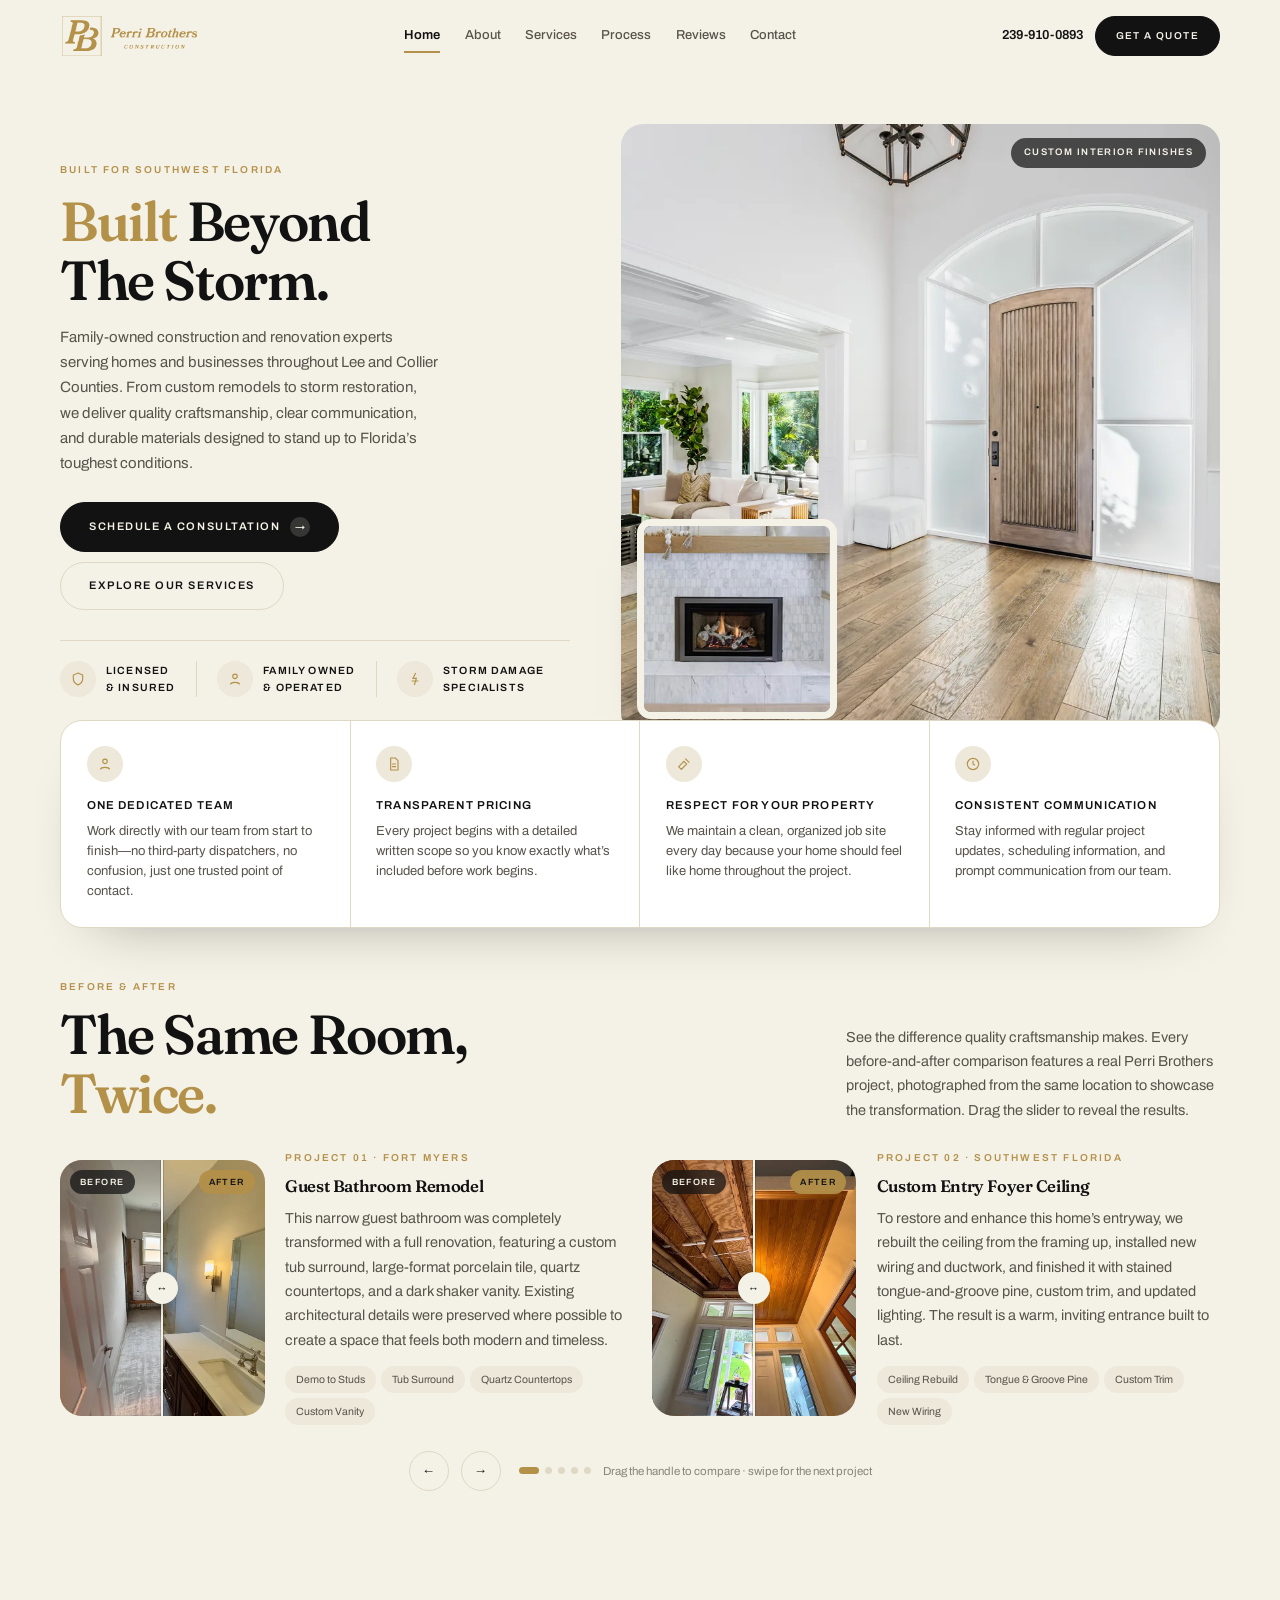
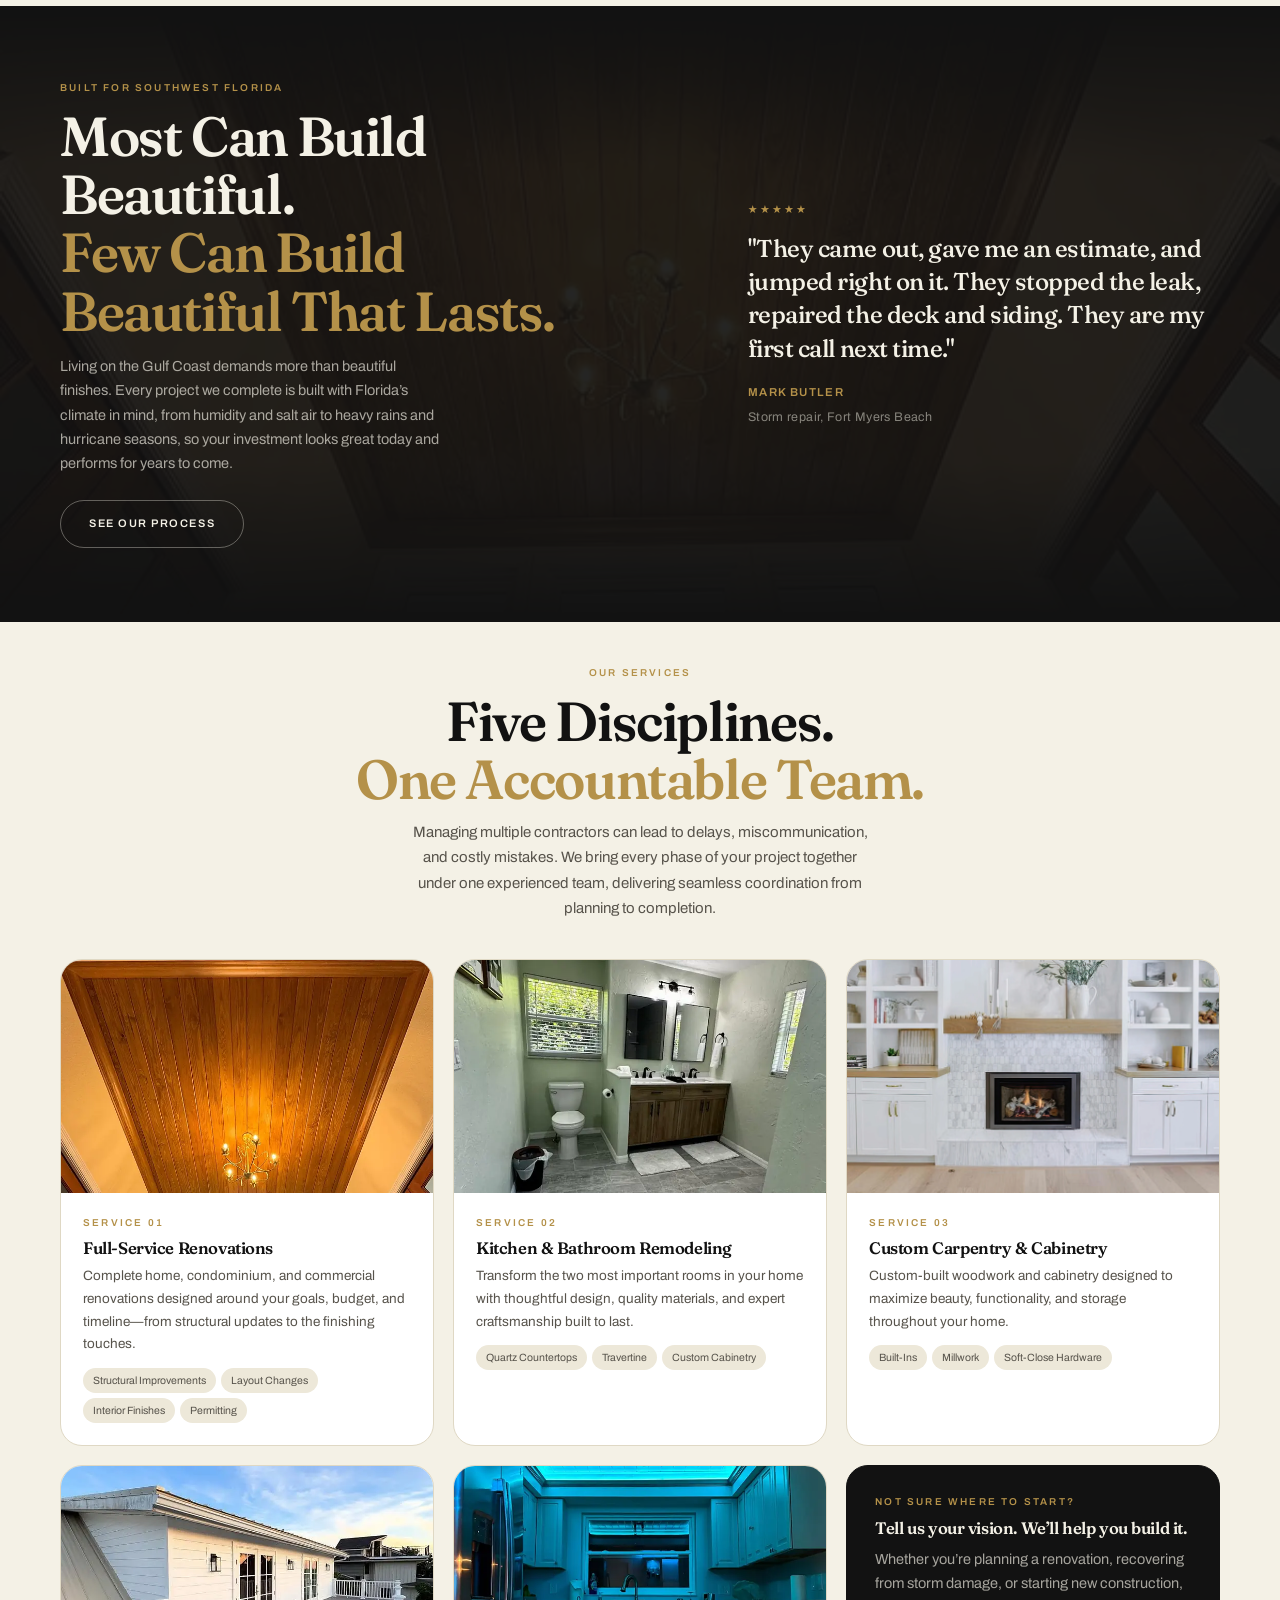
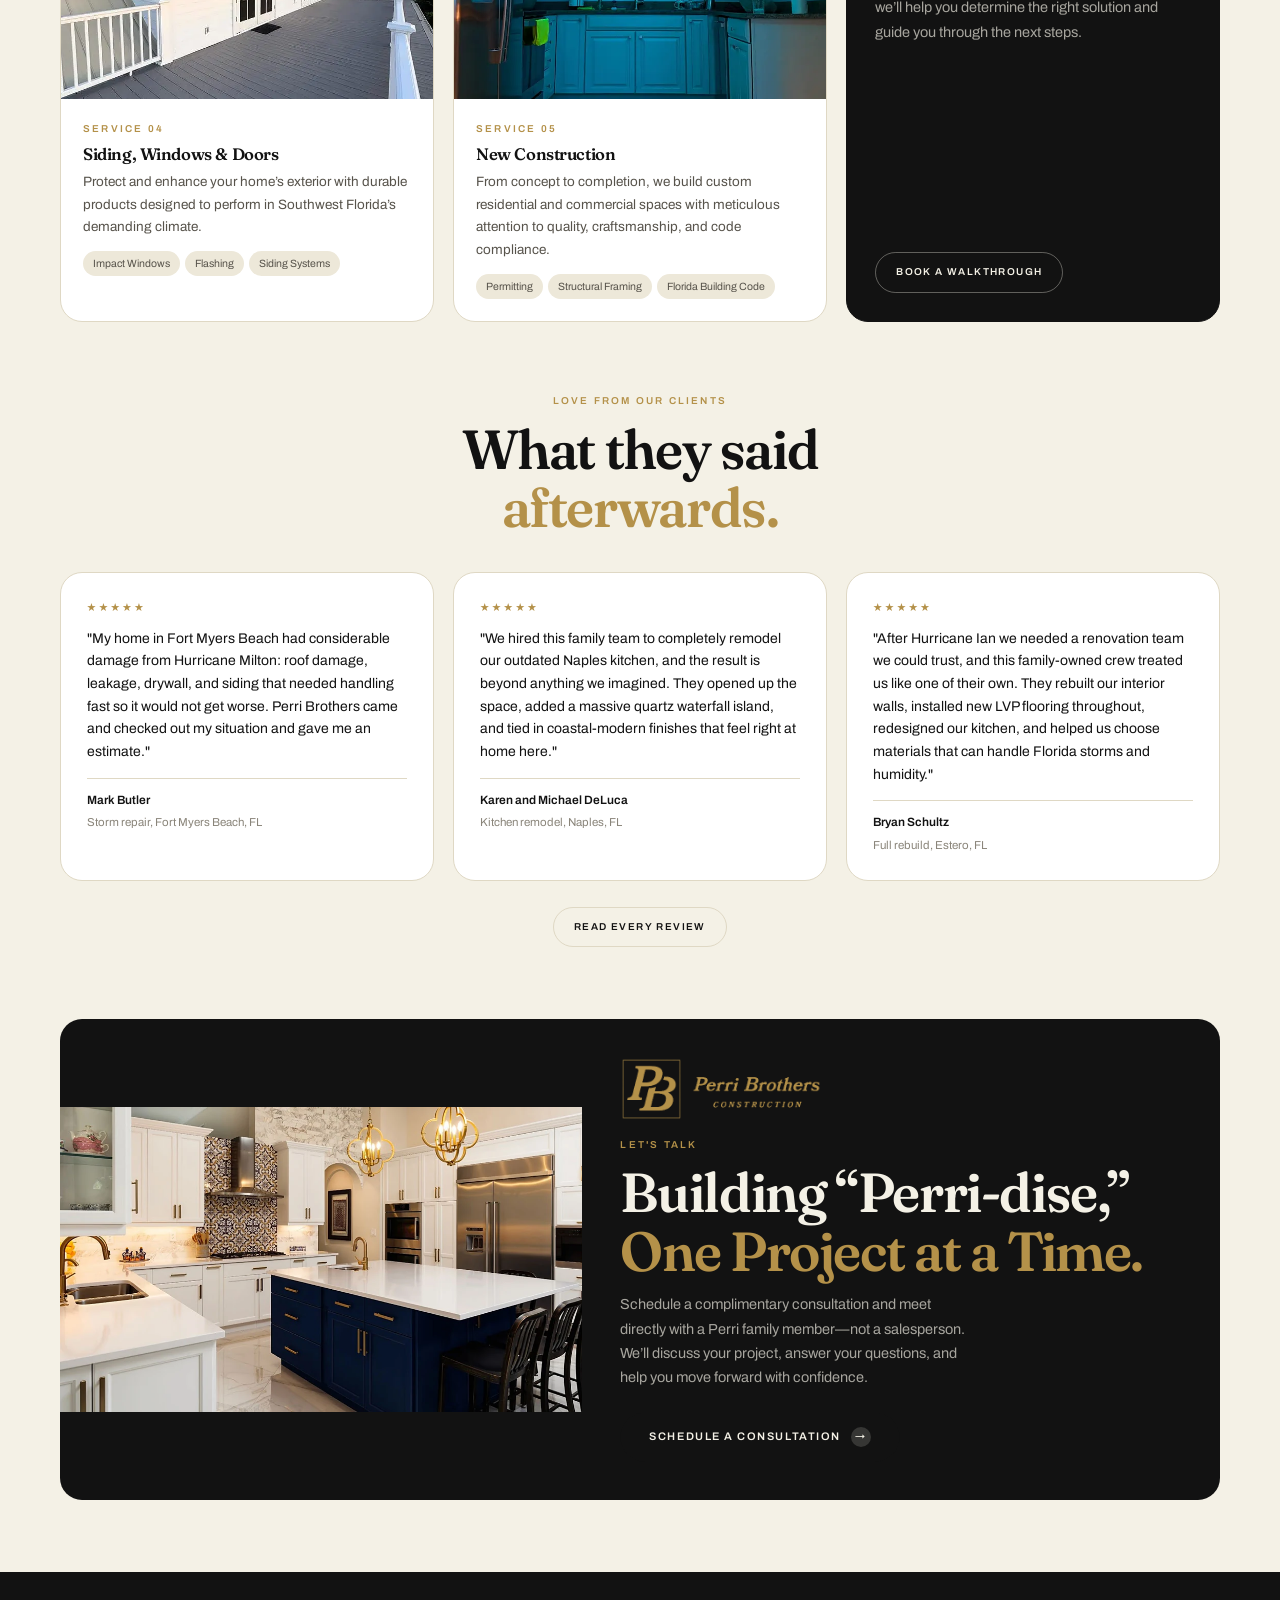
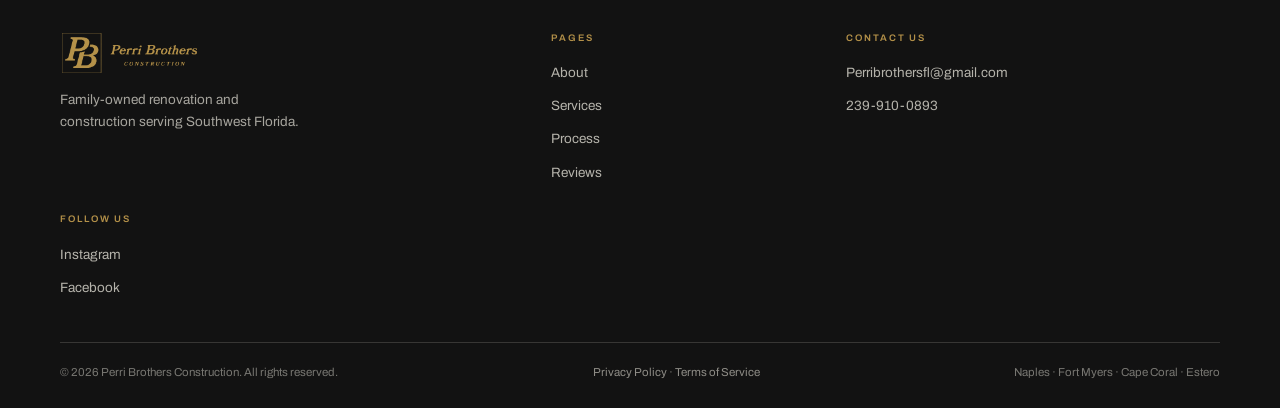
<file: index.html>
<!DOCTYPE html>
<html lang="en">
<head>
<meta charset="utf-8">
<meta name="viewport" content="width=device-width, initial-scale=1">
<title>Perri Brothers Construction | Southwest Florida</title>
<meta name="description" content="Family-owned renovation and construction for homes and businesses across Southwest Florida.">
<link rel="icon" type="image/png" href="images/logo-monogram.png">
<link rel="apple-touch-icon" href="images/logo-monogram.png">
<link rel="stylesheet" href="css/styles.css">
<link rel="canonical" href="https://perribrothers.com/">
<meta name="theme-color" content="#121212">
<meta name="robots" content="index,follow">
<meta property="og:type" content="website">
<meta property="og:site_name" content="Perri Brothers Construction">
<meta property="og:title" content="Perri Brothers Construction | Southwest Florida">
<meta property="og:description" content="Family-owned renovation and construction for homes and businesses across Lee and Collier counties.">
<meta property="og:url" content="https://perribrothers.com/">
<meta property="og:image" content="https://perribrothers.com/images/hero-interior-entry.webp">
<meta name="twitter:card" content="summary_large_image">
<link rel="preload" as="image" href="images/hero-interior-entry.webp">
<script type="application/ld+json">
{
  "@context": "https://schema.org",
  "@type": "GeneralContractor",
  "name": "Perri Brothers Construction",
  "url": "https://perribrothers.com/",
  "image": "https://perribrothers.com/images/hero-interior-entry.webp",
  "email": "Perribrothersfl@gmail.com",
  "telephone": "+1-239-910-0893",
  "description": "Family-owned renovation and construction for homes and businesses across Southwest Florida.",
  "areaServed": ["Fort Myers","Fort Myers Beach","Cape Coral","Estero","Sanibel","Lehigh Acres","Naples","Bonita Springs"],
  "address": {"@type":"PostalAddress","addressRegion":"FL","addressCountry":"US"},
  "sameAs": ["https://www.instagram.com/perri_brothers/","https://www.facebook.com/profile.php?id=61581746925898"]
}
</script>
<link rel="preconnect" href="https://fonts.googleapis.com">
<link rel="preconnect" href="https://fonts.gstatic.com" crossorigin>
<link href="https://fonts.googleapis.com/css2?family=Archivo:wght@400;500;600;700&family=Fraunces:opsz,wght,SOFT,WONK@9..144,400..700,0..100,0..1&display=swap" rel="stylesheet">
</head>
<body>

<svg style="display:none">
  <symbol id="i-shield" viewBox="0 0 24 24" fill="none" stroke="currentColor" stroke-width="1.7"><path d="M12 3l7 3v6c0 4-3 7-7 9-4-2-7-5-7-9V6z"/></symbol>
  <symbol id="i-home" viewBox="0 0 24 24" fill="none" stroke="currentColor" stroke-width="1.7"><path d="M4 11l8-6 8 6M6 10v9h12v-9"/></symbol>
  <symbol id="i-storm" viewBox="0 0 24 24" fill="none" stroke="currentColor" stroke-width="1.7"><path d="M7 15h10M13 3l-4 8h5l-3 10"/></symbol>
  <symbol id="i-user" viewBox="0 0 24 24" fill="none" stroke="currentColor" stroke-width="1.7"><circle cx="12" cy="8" r="3.4"/><path d="M5 20c1.5-4 12.5-4 14 0"/></symbol>
  <symbol id="i-doc" viewBox="0 0 24 24" fill="none" stroke="currentColor" stroke-width="1.7"><path d="M7 3h7l4 4v14H7z"/><path d="M9 12h6M9 16h6"/></symbol>
  <symbol id="i-broom" viewBox="0 0 24 24" fill="none" stroke="currentColor" stroke-width="1.7"><path d="M14 4l6 6M8 20l-4-4 8-8 4 4z"/></symbol>
  <symbol id="i-clock" viewBox="0 0 24 24" fill="none" stroke="currentColor" stroke-width="1.7"><circle cx="12" cy="12" r="8.5"/><path d="M12 7v5l3 2"/></symbol>
  <symbol id="i-pin" viewBox="0 0 24 24" fill="none" stroke="currentColor" stroke-width="1.7"><path d="M12 21s7-6 7-11a7 7 0 10-14 0c0 5 7 11 7 11z"/><circle cx="12" cy="10" r="2.4"/></symbol>
  <symbol id="i-mail" viewBox="0 0 24 24" fill="none" stroke="currentColor" stroke-width="1.7"><rect x="3" y="5" width="18" height="14" rx="2"/><path d="M3.5 7l8.5 6 8.5-6"/></symbol>
  <symbol id="i-phone" viewBox="0 0 24 24" fill="none" stroke="currentColor" stroke-width="1.7"><path d="M6 3h3l2 5-2.5 1.5a12 12 0 006 6L16 13l5 2v3a2 2 0 01-2.2 2A17 17 0 014 5.2 2 2 0 016 3z"/></symbol>
  <symbol id="i-ig" viewBox="0 0 24 24" fill="none" stroke="currentColor" stroke-width="1.7"><rect x="3.5" y="3.5" width="17" height="17" rx="5"/><circle cx="12" cy="12" r="3.6"/><circle cx="17" cy="7" r="1"/></symbol>
  <symbol id="i-star" viewBox="0 0 24 24" fill="none" stroke="currentColor" stroke-width="1.7"><path d="M12 4l2.4 5 5.6.7-4 3.9 1 5.4-5-2.7-5 2.7 1-5.4-4-3.9 5.6-.7z"/></symbol>
</svg>

<header class="nav" id="nav"><div class="nav__in">
  <a href="#/home" data-go="home" aria-label="Perri Brothers Construction, home"><img class="brand" id="navLogo" alt="Perri Brothers Construction"></a>
  <nav class="nav__l" id="links">
    <a href="#/home" data-go="home">Home</a>
    <a href="#/about" data-go="about">About</a>
    <a href="#/services" data-go="services">Services</a>
    <a href="#/process" data-go="process">Process</a>
    <a href="#/reviews" data-go="reviews">Reviews</a>
    <a href="#/contact" data-go="contact">Contact</a>
  </nav>
  <div class="nav__r">
    <a class="nav__t" href="tel:+12399100893">239-910-0893</a>
    <a class="b b--s" href="#/contact" data-go="contact">Get a quote</a>
    <button class="bg" id="bg" aria-label="Menu"><i></i><i></i><i></i></button>
  </div>
</div></header>

<main>

<!-- ================= HOME ================= -->
<section class="page on" id="p-home">

  <div class="hero wrap">
    <div class="hero__g">
      <div data-r>
        <span class="lbl">Built for Southwest Florida</span>
        <h1 class="s1"><span class="gold">Built</span> Beyond<br>The Storm.</h1>
        <p class="p p--lg">Family-owned construction and renovation experts serving homes and businesses throughout Lee and Collier Counties. From custom remodels to storm restoration, we deliver quality craftsmanship, clear communication, and durable materials designed to stand up to Florida&rsquo;s toughest conditions.</p>
        <div class="hero__acts">
          <a class="b" href="#/contact" data-go="contact">Schedule a Consultation <span class="ar">&rarr;</span></a>
          <a class="b b--o" href="#/services" data-go="services">Explore Our Services</a>
        </div>
        <div class="trio">
          <div><span class="ico"><svg><use href="#i-shield"/></svg></span><b>Licensed<br>&amp; Insured</b></div>
          <div><span class="ico"><svg><use href="#i-user"/></svg></span><b>Family Owned<br>&amp; Operated</b></div>
          <div><span class="ico"><svg><use href="#i-storm"/></svg></span><b>Storm Damage<br>Specialists</b></div>
        </div>
      </div>
      <div class="hero__m" data-r style="--d:100ms">
        <figure class="hero__main">
          <img data-img="hero_a" alt="Bright open entry with an arched glass surround, coffered ceiling and wide-plank oak floors">
          <figcaption>Custom interior finishes</figcaption>
        </figure>
        <figure class="hero__inset">
          <img data-img="hero_b" alt="Marble fireplace surround and custom built-in shelving">
        </figure>
      </div>
    </div>
  </div>

  <div class="wrap barlift" style="padding-bottom:clamp(30px,4vw,52px)">
    <div class="bar" data-r>
      <div><span class="ico"><svg><use href="#i-user"/></svg></span><b>One Dedicated Team</b><p>Work directly with our team from start to finish&mdash;no third-party dispatchers, no confusion, just one trusted point of contact.</p></div>
      <div><span class="ico"><svg><use href="#i-doc"/></svg></span><b>Transparent Pricing</b><p>Every project begins with a detailed written scope so you know exactly what&rsquo;s included before work begins.</p></div>
      <div><span class="ico"><svg><use href="#i-broom"/></svg></span><b>Respect for Your Property</b><p>We maintain a clean, organized job site every day because your home should feel like home throughout the project.</p></div>
      <div><span class="ico"><svg><use href="#i-clock"/></svg></span><b>Consistent Communication</b><p>Stay informed with regular project updates, scheduling information, and prompt communication from our team.</p></div>
    </div>
  </div>

  <div class="wrap sec" style="padding-top:0">
    <div class="grid" style="margin-bottom:clamp(18px,2.2vw,30px)">
      <div class="sp6" data-r>
        <span class="lbl">Before &amp; After</span>
        <h2 class="s1" style="margin-top:10px">The Same Room, <span class="gold">Twice.</span></h2>
      </div>
      <div class="sp4 st9" style="align-self:end" data-r>
        <p class="p">See the difference quality craftsmanship makes. Every before-and-after comparison features a real Perri Brothers project, photographed from the same location to showcase the transformation. Drag the slider to reveal the results.</p>
      </div>
    </div>
    <div class="ba" data-r>
      <div class="ba__track" id="baTrack"></div>
      <div class="ba__nav">
        <button class="ba__b" id="baPrev" aria-label="Previous project">&larr;</button>
        <button class="ba__b" id="baNext" aria-label="Next project">&rarr;</button>
        <span class="ba__dots" id="baDots"></span>
        <span class="ba__hint">Drag the handle to compare &middot; swipe for the next project</span>
      </div>
    </div>
  </div>

  <div class="coast">
    <div class="wrap"><div class="grid" style="align-items:center">
      <div class="sp6" data-r>
        <span class="lbl">Built for Southwest Florida</span>
        <h2 class="s1" style="margin-top:10px;color:var(--cream)">Most Can Build Beautiful. <span class="gold nl">Few Can Build Beautiful That Lasts.</span></h2>
        <p class="p" style="margin-top:14px;color:rgba(244,241,230,.66);max-width:48ch">Living on the Gulf Coast demands more than beautiful finishes. Every project we complete is built with Florida&rsquo;s climate in mind, from humidity and salt air to heavy rains and hurricane seasons, so your investment looks great today and performs for years to come.</p>
        <a class="b b--od" style="margin-top:24px" href="#/process" data-go="process">See Our Process</a>
      </div>
      <div class="sp5 st8" data-r style="--d:80ms">
        <div style="color:var(--gold);font-size:11px;letter-spacing:.2em;margin-bottom:14px">★★★★★</div>
        <blockquote style="font-family:var(--serif);font-variation-settings:'SOFT' 28,'WONK' 1;font-weight:500;font-size:clamp(18px,1.9vw,26px);line-height:1.36;letter-spacing:-.02em;color:var(--cream)">"They came out, gave me an estimate, and jumped right on it. They stopped the leak, repaired the deck and siding. They are my first call next time."</blockquote>
        <div style="margin-top:18px;font-size:11.5px;font-weight:600;letter-spacing:.12em;text-transform:uppercase;color:var(--gold)">Mark Butler<span style="display:block;font-weight:400;letter-spacing:.03em;text-transform:none;color:rgba(244,241,230,.5);margin-top:6px;font-size:12.5px">Storm repair, Fort Myers Beach</span></div>
      </div>
    </div></div>
  </div>

  <div class="wrap sec" style="padding-top:0">
    <div class="center" style="max-width:640px;margin:0 auto clamp(26px,3vw,40px)" data-r>
      <span class="lbl">Our services</span>
      <h2 class="s1" style="margin-top:10px">Five Disciplines. <span class="gold nl">One Accountable Team.</span></h2>
      <p class="p p--lg" style="margin-top:12px;max-width:52ch">Managing multiple contractors can lead to delays, miscommunication, and costly mistakes. We bring every phase of your project together under one experienced team, delivering seamless coordination from planning to completion.</p>
    </div>
    <div class="grid swipe" id="svcCards"></div>
  </div>

  <div class="wrap sec" style="padding-top:0">
    <div class="center" style="max-width:600px;margin:0 auto clamp(24px,3vw,36px)" data-r>
      <span class="lbl">Love from our clients</span>
      <h2 class="s1" style="margin-top:10px">What they said <span class="gold">afterwards.</span></h2>
    </div>
    <div class="grid swipe" id="tstCards"></div>
    <div class="center" style="margin-top:26px" data-r><a class="b b--o b--s" href="#/reviews" data-go="reviews">Read every review</a></div>
  </div>

  <div class="wrap"><div class="ban" data-r>
    <div class="ban__i"><img data-img="kitchen" alt="Completed kitchen renovation"></div>
    <div class="ban__b">
      <img class="brand brand--lg" id="banLogo" style="margin-bottom:16px" alt="">
      <span class="lbl">Let's talk</span>
      <h2 class="s1" style="margin-top:10px;color:var(--cream)">Building &ldquo;Perri-dise,&rdquo; <span class="gold nl">One Project at a Time.</span></h2>
      <p class="p">Schedule a complimentary consultation and meet directly with a Perri family member&mdash;not a salesperson. We&rsquo;ll discuss your project, answer your questions, and help you move forward with confidence.</p>
      <a class="b" style="margin-top:22px" href="#/contact" data-go="contact">Schedule a Consultation <span class="ar">&rarr;</span></a>
    </div>
  </div></div>
</section>

<!-- ================= ABOUT ================= -->
<section class="page" id="p-about">
  <div class="ph"><div class="wrap"><div class="grid">
    <div class="sp7" data-r><span class="ph__n">02 / About</span><h1 class="s1">Two Brothers. One Team. <span class="gold nl">Our Name Is on Every Project.</span></h1></div>
    <div class="sp4 st9" style="align-self:end" data-r><p class="p">We&rsquo;re not a franchise, and we don&rsquo;t hand projects off to someone you&rsquo;ve never met. The people who meet with you are the same people who oversee your project from start to finish.</p></div>
  </div></div></div>

  <div class="wrap sec"><div class="grid" style="align-items:center">
    <div class="sp6" data-r><div style="border-radius:var(--rr);overflow:hidden"><img data-img="team" alt="The Perri brothers, owners of Perri Brothers Construction" style="width:100%;aspect-ratio:3/2;object-fit:cover;object-position:center 16%"></div></div>
    <div class="sp5 st8" data-r style="--d:80ms">
      <span class="lbl">The owners</span>
      <h2 class="s2" style="margin-top:10px">You will meet us on day one, <span class="gold nl">and every day after.</span></h2>
      <p class="p" style="margin-top:14px">Most homeowners meet with a salesperson, sign a contract, and rarely see that person again. We built Perri Brothers differently. When you meet with us, you&rsquo;re meeting the people who will oversee your project from the initial walkthrough to the final punch list.</p>
      <p class="p" style="margin-top:11px">Because we&rsquo;re personally involved in every job, we intentionally limit the number of projects we take on at one time. That allows us to stay accessible, maintain quality, and give every client the attention they deserve.</p>
    </div>
  </div></div>

  <div class="wrap sec" style="padding-top:0">
    <div class="center" style="max-width:600px;margin:0 auto clamp(24px,3vw,36px)" data-r>
      <span class="lbl">The Perri Difference</span>
      <h2 class="s1" style="margin-top:10px">What the Perri Family <span class="gold nl">Stands For.</span></h2>
      <p class="p" style="margin-top:12px">Every project we take on is guided by the same principles: honest communication, uncompromising craftsmanship, and treating every home with the care we&rsquo;d expect for our own.</p>
    </div>
    <div class="grid swipe" id="valGrid">
      <div class="sp6" data-r><div class="step"><div class="n">I</div><h4>Integrity</h4><p>We believe honesty is the foundation of every successful project. If a simple repair is the right solution, we&rsquo;ll tell you. If a larger renovation makes more sense, we&rsquo;ll explain why. Our recommendations are always based on what&rsquo;s best for you&mdash;not what&rsquo;s most profitable for us.</p></div></div>
      <div class="sp6" data-r style="--d:70ms"><div class="step"><div class="n">II</div><h4>Quality</h4><p>Quality isn&rsquo;t something we inspect at the end of a project&mdash;it&rsquo;s built into every step. From material selection to craftsmanship, we focus on doing the job right the first time, without cutting corners.</p></div></div>
      <div class="sp6" data-r style="--d:140ms"><div class="step"><div class="n">III</div><h4>Communication</h4><p>Construction projects come with questions, decisions, and sometimes unexpected challenges. We keep you informed every step of the way with clear communication, honest updates, and straightforward answers&mdash;so you&rsquo;re never left wondering what&rsquo;s next.</p></div></div>
      <div class="sp6" data-r style="--d:210ms"><div class="step"><div class="n">IV</div><h4>Accountability</h4><p>We take responsibility for every project because our name is on every one. You&rsquo;ll always know who&rsquo;s leading your project and who to call when you have questions.</p></div></div>
    </div>
  </div>

  <div class="wrap sec" style="padding-top:0"><div class="grid" style="align-items:center">
    <div class="sp6" data-r>
      <span class="lbl">Service area</span>
      <h2 class="s2" style="margin-top:10px">We keep the radius <span class="gold">tight on purpose.</span></h2>
      <p class="p" style="margin-top:12px">We intentionally serve a focused area so an owner can respond quickly, stay involved, and personally oversee every project.</p>
      <div class="areas">
        <div class="area">
          <b>Lee County</b>
          <p>Serving homeowners and businesses throughout:</p>
          <ul>
            <li>Fort Myers</li><li>Fort Myers Beach</li><li>Cape Coral</li>
            <li>Estero</li><li>Sanibel</li><li>Lehigh Acres</li>
          </ul>
        </div>
        <div class="area">
          <b>Collier County</b>
          <p>Serving:</p>
          <ul><li>Naples</li><li>Bonita Springs</li></ul>
        </div>
      </div>
    </div>
    <div class="sp5 st8" data-r style="--d:80ms">
      <div style="border-radius:var(--rr);overflow:hidden"><img data-img="b_van" alt="Finished vanity detail" style="width:100%;aspect-ratio:4/3;object-fit:cover"></div>
      <p class="p" style="margin-top:14px">Don&rsquo;t see your city listed? Give us a call. If we&rsquo;re not the right fit for your project, we&rsquo;ll gladly point you in the right direction.</p>
    </div>
  </div></div>
</section>

<!-- ================= SERVICES ================= -->
<section class="page" id="p-services">
  <div class="ph"><div class="wrap"><div class="grid">
    <div class="sp7" data-r><span class="ph__n">03 / Services</span><h1 class="s1">What is <span class="gold">actually included.</span></h1></div>
    <div class="sp4 st9" style="align-self:end" data-r><p class="p">Every contractor lists the same five. Here is the scope behind ours.</p></div>
  </div></div></div>
  <div class="wrap sec">
    <div class="grid" style="margin-bottom:clamp(22px,2.6vw,36px)">
      <div class="sp7" data-r>
        <span class="lbl">Our services</span>
        <h2 class="s1" style="margin-top:10px">Five Disciplines. <span class="gold nl">One Team.</span></h2>
      </div>
      <div class="sp4 st9" style="align-self:end" data-r>
        <p class="p">Open a service below to explore what&rsquo;s included, what we recommend, and how we approach each project.</p>
        <a class="b" style="margin-top:18px" href="#/contact" data-go="contact">Get a quote <span class="ar">&rarr;</span></a>
      </div>
    </div>
    <div id="svcFull" data-r></div>
  </div>

  <div class="wrap"><div class="ban" data-r>
    <div class="ban__i"><img data-img="l_shelf" alt="Custom millwork detail"></div>
    <div class="ban__b">
      <span class="lbl">Still deciding?</span>
      <h2 class="s1" style="margin-top:10px;color:var(--cream)">Tell Us the Goal. <span class="gold nl">We&rsquo;ll Build the Plan.</span></h2>
      <p class="p">You don&rsquo;t need to know exactly what service you need. Tell us what you&rsquo;re trying to accomplish, and we&rsquo;ll recommend the right solution after seeing the space.</p>
      <a class="b" style="margin-top:22px" href="#/contact" data-go="contact">Schedule a Consultation <span class="ar">&rarr;</span></a>
    </div>
  </div></div>
</section>

<!-- ================= PROCESS ================= -->
<section class="page" id="p-process">
  <div class="ph"><div class="wrap"><div class="grid">
    <div class="sp7" data-r><span class="ph__n">04 / Process</span><h1 class="s1">Five stages. <span class="gold nl">No mystery months.</span></h1></div>
    <div class="sp4 st9" style="align-self:end" data-r><p class="p">The hardest part of most renovations isn&rsquo;t the construction, it&rsquo;s not knowing what comes next. That&rsquo;s why we guide you through every stage from start to finish.</p></div>
  </div></div></div>

  <div class="wrap sec">
    <ol class="tl">
      <li class="tl__i" data-r style="--d:0ms"><span class="tl__n">01</span><h4>Consultation</h4><p>We visit your home, learn about your goals, answer questions, and discuss realistic options before any plans are drawn.</p><span class="tl__o">You leave with a realistic budget range.</span></li>
      <li class="tl__i" data-r style="--d:60ms"><span class="tl__n">02</span><h4>Design &amp; Selections</h4><p>Choose layouts, finishes, fixtures, and materials together with our team using real samples&mdash;not just catalog photos.</p><span class="tl__o">You leave with a finalized scope and transparent pricing.</span></li>
      <li class="tl__i" data-r style="--d:120ms"><span class="tl__n">03</span><h4>Permitting</h4><p>We coordinate the permitting process with local municipalities and keep you informed throughout. While approval timelines vary, we&rsquo;ll communicate every update as it happens.</p><span class="tl__o">You leave with approved permits and a scheduled start date.</span></li>
      <li class="tl__i" data-r style="--d:180ms"><span class="tl__n">04</span><h4>Build</h4><p>Our team manages every phase of construction with careful coordination, daily job site cleanup, and consistent communication from an owner throughout the project.</p><span class="tl__o">You leave with regular updates and no unexpected change orders.</span></li>
      <li class="tl__i" data-r style="--d:240ms"><span class="tl__n">05</span><h4>Final Walkthrough</h4><p>We&rsquo;ll walk through the completed project together, address any final details, and make sure everything meets your expectations before final payment.</p><span class="tl__o">You leave with a completed punch list and written warranty information.</span></li>
    </ol>
  </div>

  <div class="wrap sec" style="padding-top:0">
    <div class="center" style="max-width:600px;margin:0 auto clamp(24px,3vw,36px)" data-r>
      <span class="lbl">The honest part</span>
      <h2 class="s1" style="margin-top:10px">Where projects <span class="gold">actually go wrong.</span></h2>
    </div>
    <div class="grid swipe" id="honestGrid">
      <div class="sp4" data-r><div class="step"><h4>Permitting</h4><p>County review timelines can change, and while we can&rsquo;t control municipal approvals, we&rsquo;ll keep you informed every step of the way.</p></div></div>
      <div class="sp4" data-r style="--d:70ms"><div class="step"><h4>Selections</h4><p>Making finish selections early helps keep your project moving and reduces the risk of scheduling delays.</p></div></div>
      <div class="sp4" data-r style="--d:140ms"><div class="step"><h4>Hidden Conditions</h4><p>Older Southwest Florida homes can reveal hidden issues such as water damage, outdated wiring, or structural concerns. When we find them, we&rsquo;ll explain your options clearly before moving forward.</p></div></div>
    </div>
  </div>
</section>

<!-- ================= REVIEWS ================= -->
<section class="page" id="p-reviews">
  <div class="ph"><div class="wrap"><div class="grid">
    <div class="sp7" data-r><span class="ph__n">05 / Reviews</span><h1 class="s1">The whole review, <span class="gold nl">not the pull quote.</span></h1></div>
    <div class="sp4 st9" style="align-self:end" data-r><p class="p">Two of these came to us after a hurricane, which tells you more than a rating out of five.</p></div>
  </div></div></div>
  <div class="wrap sec" id="revFull"></div>

  <div class="wrap sec" style="padding-top:0">
    <div class="grid" style="margin-bottom:clamp(14px,1.8vw,24px)">
      <div class="sp7" data-r><span class="lbl">Recent work</span><h2 class="s2" style="margin-top:8px">A few of the jobs behind these reviews.</h2></div>
    </div>
    <div class="work" data-r>
      <figure><img data-img="svc_reno" alt="Tongue and groove ceiling rebuild"></figure>
      <figure><img data-img="rev_b" alt="Finished guest bath"></figure>
      <figure><img data-img="rev_a" alt="Grey subway tile walk-in shower"></figure>
      <figure><img data-img="svc_env" alt="Exterior deck and siding"></figure>
    </div>
  </div>
  <div class="wrap"><div class="ban" data-r>
    <div class="ban__i"><img data-img="l_fire" alt="Finished fireplace surround"></div>
    <div class="ban__b">
      <span class="lbl">Your turn</span>
      <h2 class="s1" style="margin-top:10px;color:var(--cream)">We would rather <span class="gold">earn the next one.</span></h2>
      <p class="p">Every review here started with a walkthrough and an honest number.</p>
      <a class="b" style="margin-top:22px" href="#/contact" data-go="contact">Schedule a consultation <span class="ar">&rarr;</span></a>
    </div>
  </div></div>
</section>

<!-- ================= CONTACT ================= -->
<section class="page" id="p-contact">
  <div class="ph"><div class="wrap"><div class="grid">
    <div class="sp7" data-r><span class="ph__n">06 / Contact</span><h1 class="s1">Tell Us What <span class="gold nl">You&rsquo;re Planning.</span></h1></div>
    <div class="sp4 st9" style="align-self:end" data-r><p class="p">An owner personally reviews every request.</p></div>
  </div></div></div>

  <div class="wrap sec">
    <div class="ct3" data-r>
      <a href="mailto:Perribrothersfl@gmail.com"><span class="ico"><svg><use href="#i-mail"/></svg></span><span><b>Email us</b><em>Perribrothersfl@gmail.com</em></span></a>
      <a href="tel:+12399100893"><span class="ico"><svg><use href="#i-phone"/></svg></span><span><b>Call us</b><em>239-910-0893</em></span></a>
      <a href="https://www.instagram.com/perri_brothers/"><span class="ico"><svg><use href="#i-ig"/></svg></span><span><b>Follow the work</b><em>@perri_brothers</em></span></a>
    </div>

    <div class="grid">
      <div class="sp7" data-r>
        <div class="ctform">
          <span class="lbl">Request a quote</span>
          <h2 class="s3" style="margin-top:8px">Tell Us About Your Project.</h2>
          <p class="p" style="margin-top:8px">Share your goals, ideas, or concerns. We&rsquo;ll help determine the right solution during your consultation.</p>
          <!-- LeadConnector embedded form. The fields, labels, placeholders and submit
               button all live in the LeadConnector form builder, not in this file.
               form_embed.js (loaded at the bottom of this document) resizes the iframe
               to fit its content; the height below is the starting value it adjusts from. -->
          <div class="ctembed">
            <iframe
              src="https://api.leadconnectorhq.com/widget/form/8VDXtzsYXkVH5dgba4f7"
              style="width:100%;height:978px;border:none;border-radius:8px"
              id="inline-8VDXtzsYXkVH5dgba4f7"
              data-layout="{'id':'INLINE'}"
              data-trigger-type="alwaysShow"
              data-trigger-value=""
              data-activation-type="alwaysActivated"
              data-activation-value=""
              data-deactivation-type="neverDeactivate"
              data-deactivation-value=""
              data-form-name="Perri Website Form"
              data-height="978"
              data-layout-iframe-id="inline-8VDXtzsYXkVH5dgba4f7"
              data-form-id="8VDXtzsYXkVH5dgba4f7"
              title="Perri Website Form">
            </iframe>
          </div>
        </div>
      </div>

      <div class="sp4 st9" data-r style="--d:80ms">
        <div class="ctside">
          <div class="ctnext">
            <figure class="ctnext__pic">
              <img data-img="pbmark" alt="Perri Brothers Construction">
              <figcaption>You&rsquo;ll be speaking with an owner</figcaption>
            </figure>
            <span class="lbl">What happens next</span>
            <ol>
              <li><i>01</i><span>We&rsquo;ll review your request and contact you to learn more about your project.</span></li>
              <li><i>02</i><span>We&rsquo;ll schedule an on-site consultation to discuss your goals, evaluate the space, and answer your questions.</span></li>
              <li><i>03</i><span>You&rsquo;ll receive a detailed project scope, budget guidance, and clear recommendations for moving forward.</span></li>
            </ol>
            <div class="ctnext__area">
              <span class="lbl">Service area</span>
              <p><b>Lee County:</b> Fort Myers, Fort Myers Beach, Cape Coral, Estero, Sanibel, Lehigh Acres</p>
              <p><b>Collier County:</b> Naples and Bonita Springs</p>
            </div>
          </div>

        </div>
      </div>
    </div>
  </div>

</section>

</main>

<footer class="ft"><div class="wrap">
  <div class="grid">
    <div class="sp4">
      <img class="brand" id="ftLogo" alt="Perri Brothers Construction">
      <p class="p p--d" style="margin-top:14px;font-size:13.5px;max-width:30ch">Family-owned renovation and construction serving Southwest Florida.</p>
    </div>
    <div class="sp3 st6"><h4>Pages</h4><ul>
      <li><a href="#/about" data-go="about">About</a></li><li><a href="#/services" data-go="services">Services</a></li>
      <li><a href="#/process" data-go="process">Process</a></li><li><a href="#/reviews" data-go="reviews">Reviews</a></li>
    </ul></div>
    <div class="sp3"><h4>Contact us</h4><ul>
      <li><a href="mailto:Perribrothersfl@gmail.com">Perribrothersfl@gmail.com</a></li>
      <li><a href="tel:+12399100893">239-910-0893</a></li>
    </ul></div>
    <div class="sp2"><h4>Follow us</h4><ul>
      <li><a href="https://www.instagram.com/perri_brothers/">Instagram</a></li>
      <li><a href="https://www.facebook.com/profile.php?id=61581746925898">Facebook</a></li>
    </ul></div>
  </div>
  <div class="ft__bar"><span>© 2026 Perri Brothers Construction. All rights reserved.</span><span><a href="/privacy-policy/">Privacy Policy</a> · <a href="/terms/">Terms of Service</a></span><span>Naples · Fort Myers · Cape Coral · Estero</span></div>
</div></footer>

<div class="dvw" id="dvw"><div class="dvstage"><div class="dvframe" id="dvframe"><iframe id="dvif" title="Responsive preview"></iframe></div></div></div>
<div class="dvbar" id="dvbar">
  <select id="dvSel" aria-label="Choose a device"></select>
  <button id="dvRot" type="button" aria-label="Rotate">Rotate</button>
  <span class="dvsize" id="dvlabel"></span>
  <span class="dvsep"></span>
  <button id="dvClose" type="button">Close</button>
</div>
<div class="fab" id="fab">
  <button class="fab__b" id="fabB" aria-label="Preview at other screen sizes" aria-expanded="false">
    <svg viewBox="0 0 24 24" fill="none" stroke="currentColor" stroke-width="1.8"><rect x="2" y="5" width="14" height="10" rx="2"/><rect x="17" y="9" width="5" height="10" rx="1.4"/></svg>
  </button>
  <div class="fab__m" id="fabM">
    <button class="fab__o" data-dev="mobile"><svg viewBox="0 0 24 24" fill="none" stroke="currentColor" stroke-width="1.8"><rect x="7" y="2" width="10" height="20" rx="2"/><path d="M12 18h.01"/></svg>Mobile</button>
    <button class="fab__o" data-dev="tablet"><svg viewBox="0 0 24 24" fill="none" stroke="currentColor" stroke-width="1.8"><rect x="5" y="2" width="14" height="20" rx="2"/><path d="M12 18h.01"/></svg>Tablet</button>
    <button class="fab__o" data-dev="desktop"><svg viewBox="0 0 24 24" fill="none" stroke="currentColor" stroke-width="1.8"><rect x="2" y="4" width="20" height="13" rx="2"/><path d="M8 21h8M12 17v4"/></svg>Desktop</button>
    <button class="fab__o on" data-dev="live"><svg viewBox="0 0 24 24" fill="none" stroke="currentColor" stroke-width="1.8"><circle cx="12" cy="12" r="9"/><path d="M3 12h18M12 3a15 15 0 010 18a15 15 0 010-18"/></svg>Live</button>
  </div>
</div>


<script src="js/main.js" defer></script>
<script src="https://link.msgsndr.com/js/form_embed.js" defer></script>
</body>
</html>
</file>
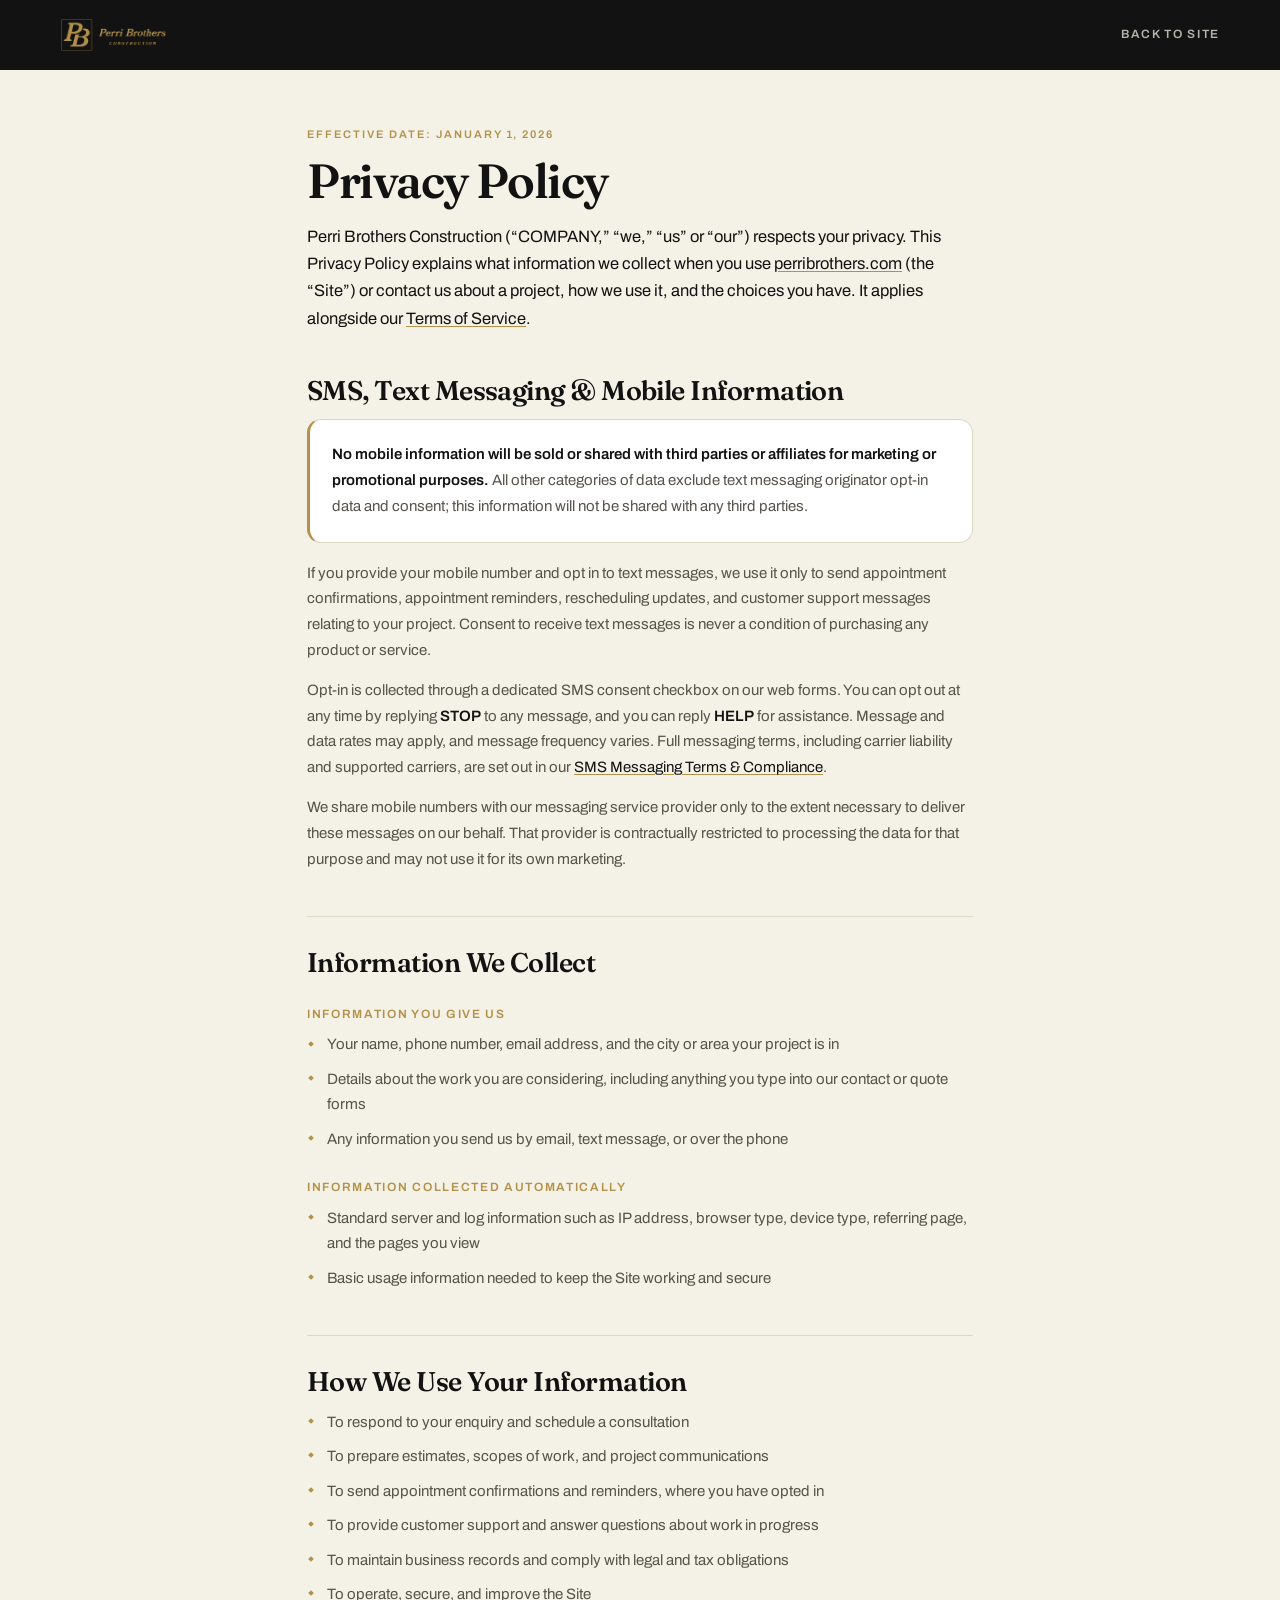
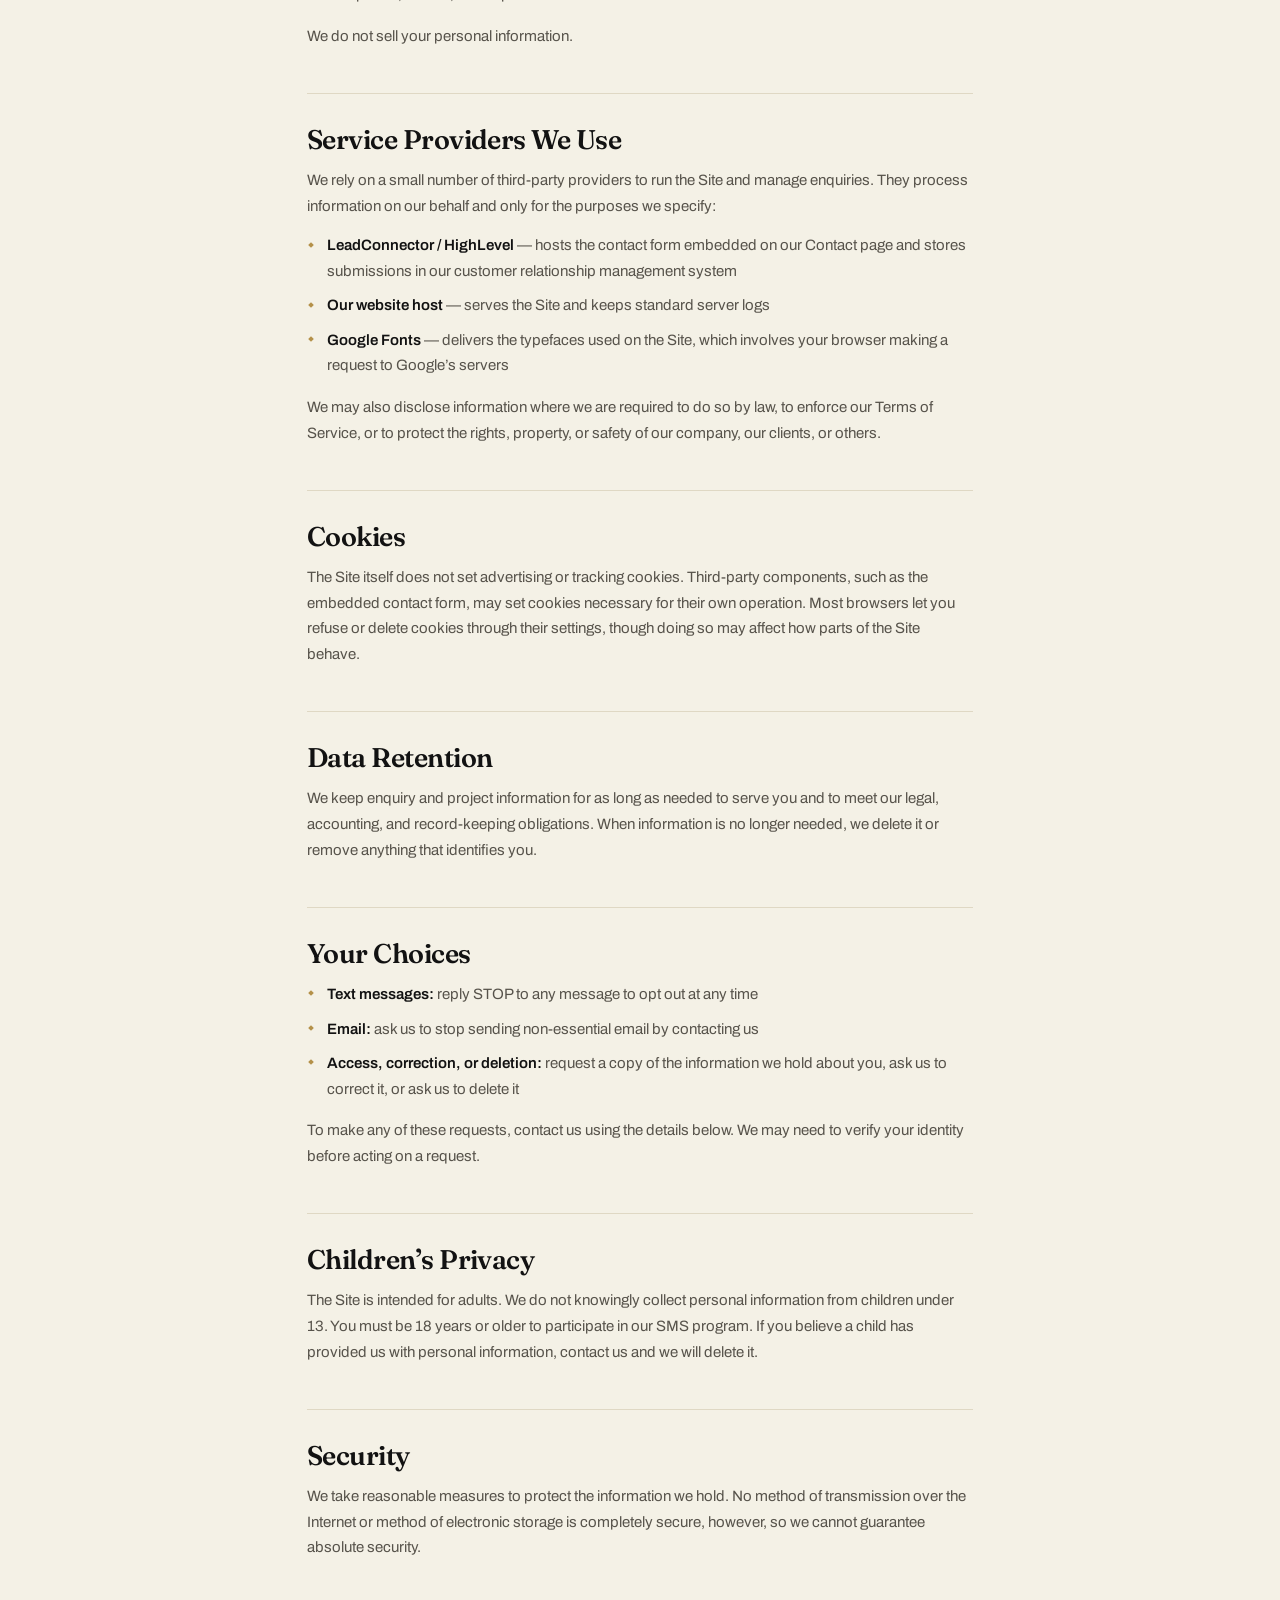
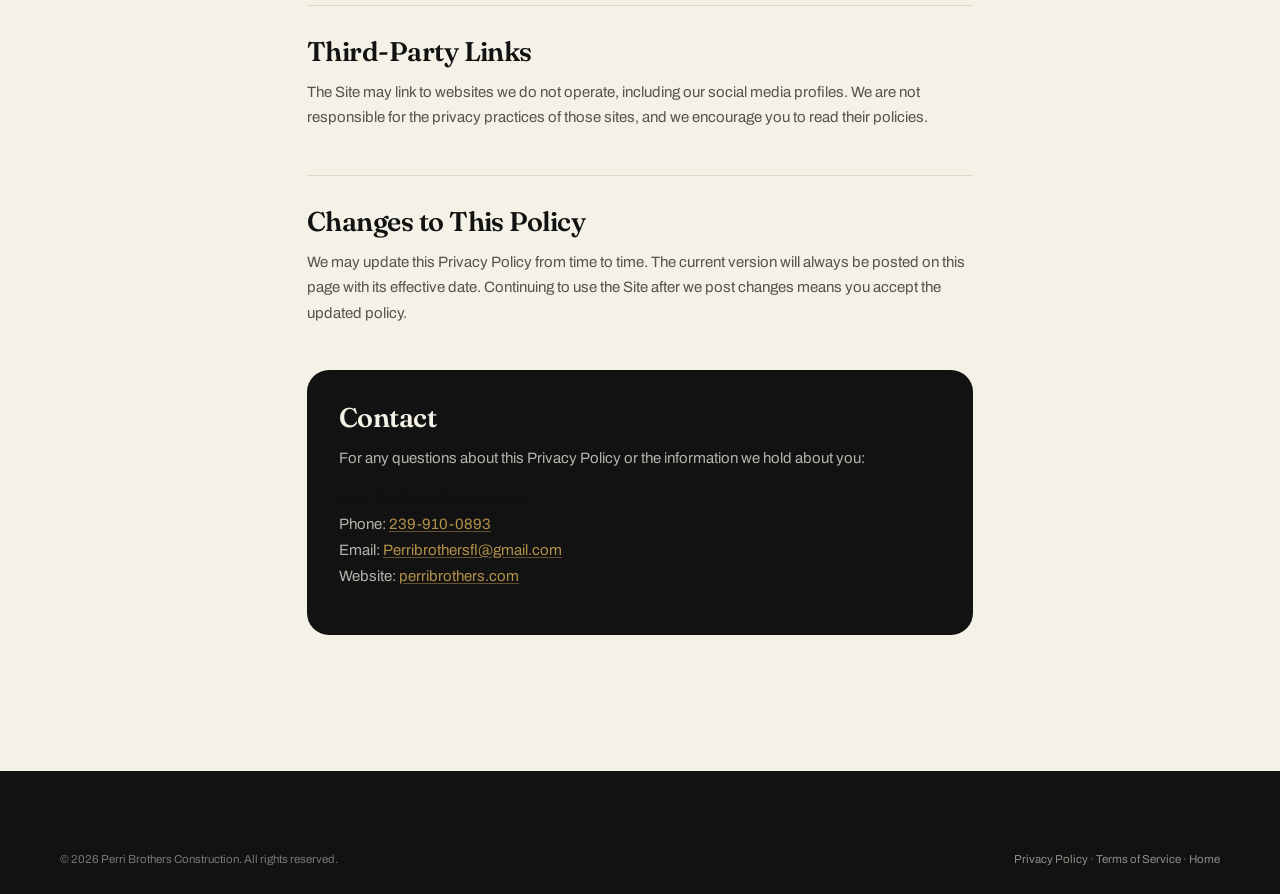
<file: privacy-policy/index.html>
<!DOCTYPE html>
<html lang="en">
<head>
<meta charset="utf-8">
<meta name="viewport" content="width=device-width, initial-scale=1">
<title>Privacy Policy | Perri Brothers Construction</title>
<meta name="description" content="Privacy Policy for Perri Brothers Construction, including how we handle SMS opt-in data and mobile information.">
<link rel="canonical" href="https://perribrothers.com/privacy-policy">
<meta name="theme-color" content="#121212">
<meta name="robots" content="index,follow">
<link rel="stylesheet" href="../css/styles.css">
<link rel="preconnect" href="https://fonts.googleapis.com">
<link rel="preconnect" href="https://fonts.gstatic.com" crossorigin>
<link href="https://fonts.googleapis.com/css2?family=Archivo:wght@400;500;600;700&family=Fraunces:opsz,wght,SOFT,WONK@9..144,400..700,0..100,0..1&display=swap" rel="stylesheet">
</head>
<body>

<nav class="lgnav"><div class="wrap">
  <a href="../"><img src="../images/logo-wordmark.png" alt="Perri Brothers Construction"></a>
  <a class="back" href="../">Back to site</a>
</div></nav>

<main class="wrap">
<article class="legal">

  <span class="eff">Effective Date: January 1, 2026</span>
  <h1>Privacy Policy</h1>
  <p class="lede">Perri Brothers Construction (&ldquo;COMPANY,&rdquo; &ldquo;we,&rdquo; &ldquo;us&rdquo; or
  &ldquo;our&rdquo;) respects your privacy. This Privacy Policy explains what information we collect
  when you use <a href="https://perribrothers.com">perribrothers.com</a> (the &ldquo;Site&rdquo;) or
  contact us about a project, how we use it, and the choices you have. It applies alongside our
  <a href="../terms/">Terms of Service</a>.</p>

  <h2 id="mobile">SMS, Text Messaging &amp; Mobile Information</h2>
  <div class="callout">
    <p><strong>No mobile information will be sold or shared with third parties or affiliates for
    marketing or promotional purposes.</strong> All other categories of data exclude text messaging
    originator opt-in data and consent; this information will not be shared with any third
    parties.</p>
  </div>
  <p>If you provide your mobile number and opt in to text messages, we use it only to send
  appointment confirmations, appointment reminders, rescheduling updates, and customer support
  messages relating to your project. Consent to receive text messages is never a condition of
  purchasing any product or service.</p>
  <p>Opt-in is collected through a dedicated SMS consent checkbox on our web forms. You can opt out
  at any time by replying <strong>STOP</strong> to any message, and you can reply
  <strong>HELP</strong> for assistance. Message and data rates may apply, and message frequency
  varies. Full messaging terms, including carrier liability and supported carriers, are set out in
  our <a href="../terms/#sms">SMS Messaging Terms &amp; Compliance</a>.</p>
  <p>We share mobile numbers with our messaging service provider only to the extent necessary to
  deliver these messages on our behalf. That provider is contractually restricted to processing the
  data for that purpose and may not use it for its own marketing.</p>

  <h2>Information We Collect</h2>

  <h3>Information you give us</h3>
  <ul>
    <li>Your name, phone number, email address, and the city or area your project is in</li>
    <li>Details about the work you are considering, including anything you type into our contact or
    quote forms</li>
    <li>Any information you send us by email, text message, or over the phone</li>
  </ul>

  <h3>Information collected automatically</h3>
  <ul>
    <li>Standard server and log information such as IP address, browser type, device type,
    referring page, and the pages you view</li>
    <li>Basic usage information needed to keep the Site working and secure</li>
  </ul>

  <h2>How We Use Your Information</h2>
  <ul>
    <li>To respond to your enquiry and schedule a consultation</li>
    <li>To prepare estimates, scopes of work, and project communications</li>
    <li>To send appointment confirmations and reminders, where you have opted in</li>
    <li>To provide customer support and answer questions about work in progress</li>
    <li>To maintain business records and comply with legal and tax obligations</li>
    <li>To operate, secure, and improve the Site</li>
  </ul>
  <p>We do not sell your personal information.</p>

  <h2>Service Providers We Use</h2>
  <p>We rely on a small number of third-party providers to run the Site and manage enquiries. They
  process information on our behalf and only for the purposes we specify:</p>
  <ul>
    <li><strong>LeadConnector / HighLevel</strong> &mdash; hosts the contact form embedded on our
    Contact page and stores submissions in our customer relationship management system</li>
    <li><strong>Our website host</strong> &mdash; serves the Site and keeps standard server logs</li>
    <li><strong>Google Fonts</strong> &mdash; delivers the typefaces used on the Site, which
    involves your browser making a request to Google&rsquo;s servers</li>
  </ul>
  <p>We may also disclose information where we are required to do so by law, to enforce our Terms of
  Service, or to protect the rights, property, or safety of our company, our clients, or others.</p>

  <h2>Cookies</h2>
  <p>The Site itself does not set advertising or tracking cookies. Third-party components, such as
  the embedded contact form, may set cookies necessary for their own operation. Most browsers let
  you refuse or delete cookies through their settings, though doing so may affect how parts of the
  Site behave.</p>

  <h2>Data Retention</h2>
  <p>We keep enquiry and project information for as long as needed to serve you and to meet our
  legal, accounting, and record-keeping obligations. When information is no longer needed, we delete
  it or remove anything that identifies you.</p>

  <h2>Your Choices</h2>
  <ul>
    <li><strong>Text messages:</strong> reply STOP to any message to opt out at any time</li>
    <li><strong>Email:</strong> ask us to stop sending non-essential email by contacting us</li>
    <li><strong>Access, correction, or deletion:</strong> request a copy of the information we hold
    about you, ask us to correct it, or ask us to delete it</li>
  </ul>
  <p>To make any of these requests, contact us using the details below. We may need to verify your
  identity before acting on a request.</p>

  <h2>Children&rsquo;s Privacy</h2>
  <p>The Site is intended for adults. We do not knowingly collect personal information from children
  under 13. You must be 18 years or older to participate in our SMS program. If you believe a child
  has provided us with personal information, contact us and we will delete it.</p>

  <h2>Security</h2>
  <p>We take reasonable measures to protect the information we hold. No method of transmission over
  the Internet or method of electronic storage is completely secure, however, so we cannot guarantee
  absolute security.</p>

  <h2>Third-Party Links</h2>
  <p>The Site may link to websites we do not operate, including our social media profiles. We are
  not responsible for the privacy practices of those sites, and we encourage you to read their
  policies.</p>

  <h2>Changes to This Policy</h2>
  <p>We may update this Privacy Policy from time to time. The current version will always be posted
  on this page with its effective date. Continuing to use the Site after we post changes means you
  accept the updated policy.</p>

  <div class="contact">
    <h2>Contact</h2>
    <p>For any questions about this Privacy Policy or the information we hold about you:</p>
    <p><strong>Perri Brothers Construction</strong><br>
    Phone: <a href="tel:+12399100893">239-910-0893</a><br>
    Email: <a href="mailto:Perribrothersfl@gmail.com">Perribrothersfl@gmail.com</a><br>
    Website: <a href="https://perribrothers.com">perribrothers.com</a></p>
  </div>

</article>
</main>

<footer class="ft"><div class="wrap">
  <div class="ft__bar" style="margin-top:0;border-top:0">
    <span>&copy; 2026 Perri Brothers Construction. All rights reserved.</span>
    <span><a href="../privacy-policy/">Privacy Policy</a> &middot; <a href="../terms/">Terms of Service</a> &middot; <a href="../">Home</a></span>
  </div>
</div></footer>

</body>
</html>
</file>
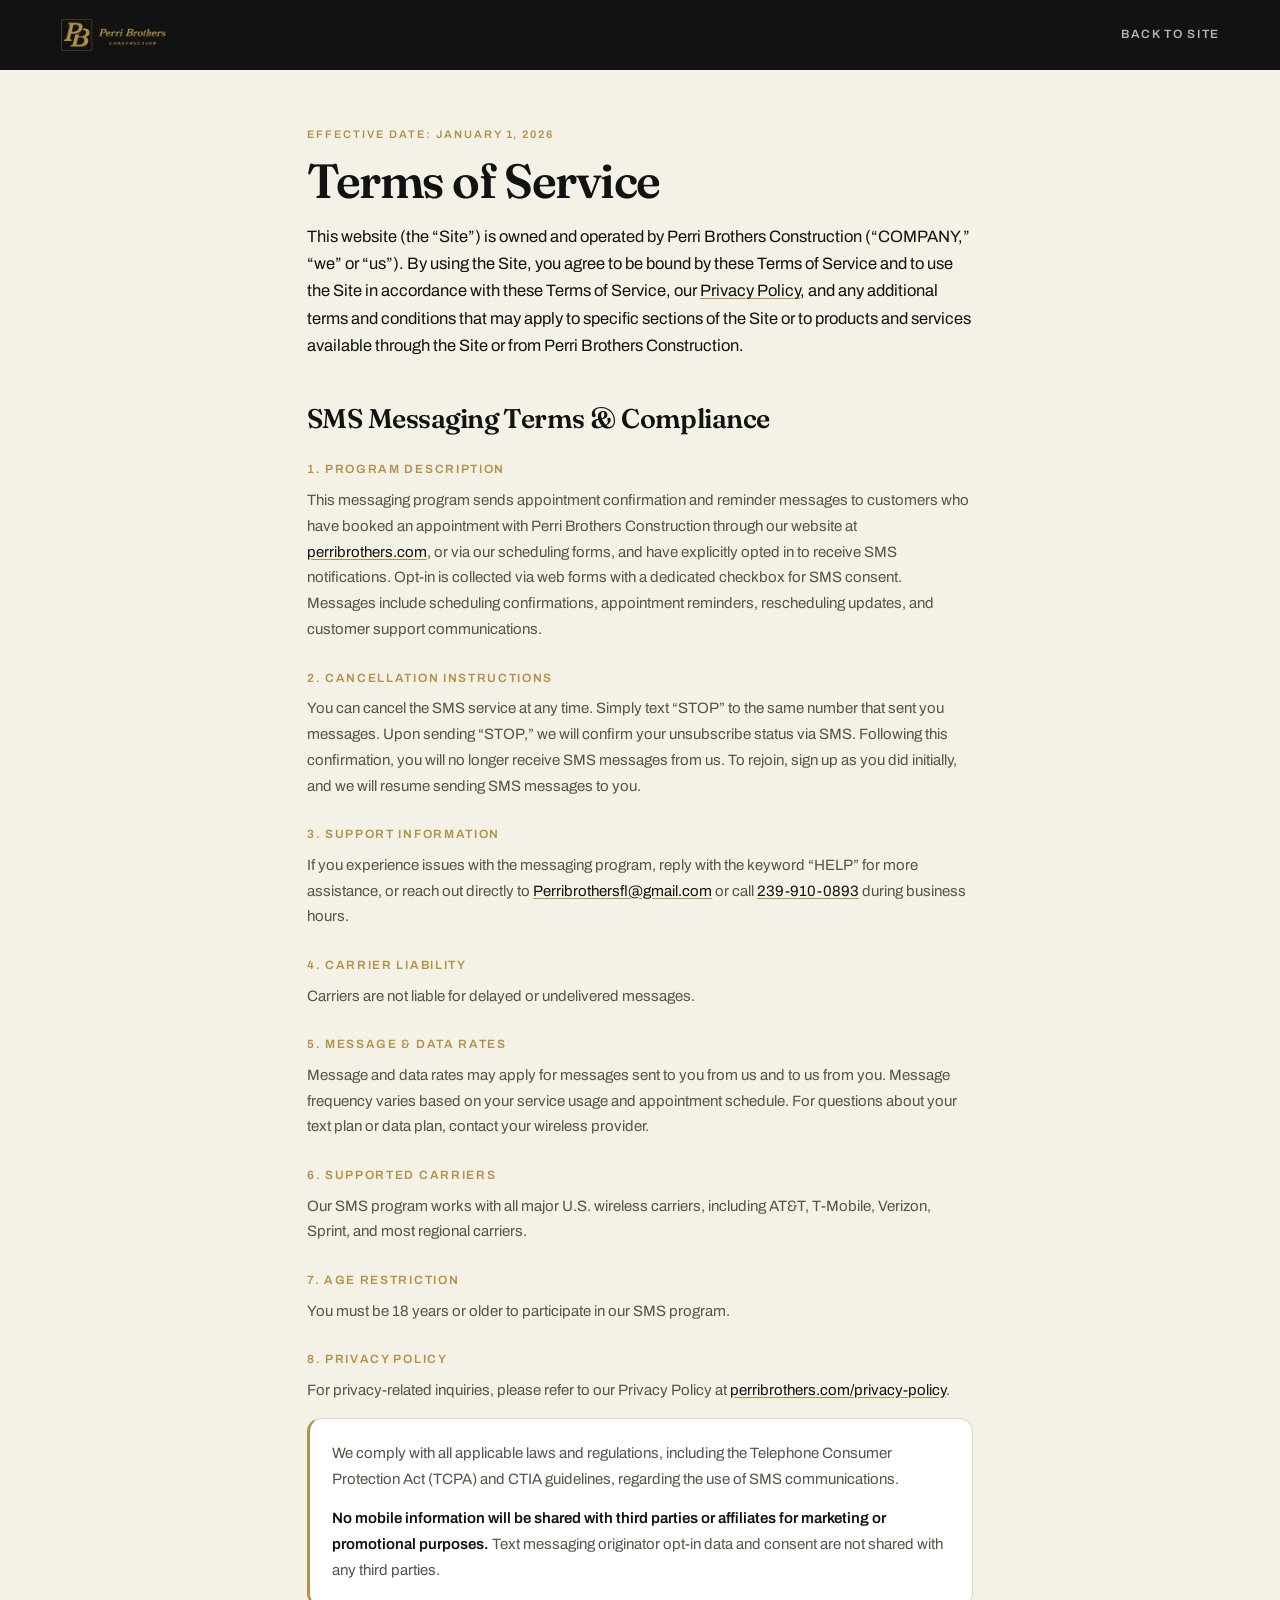
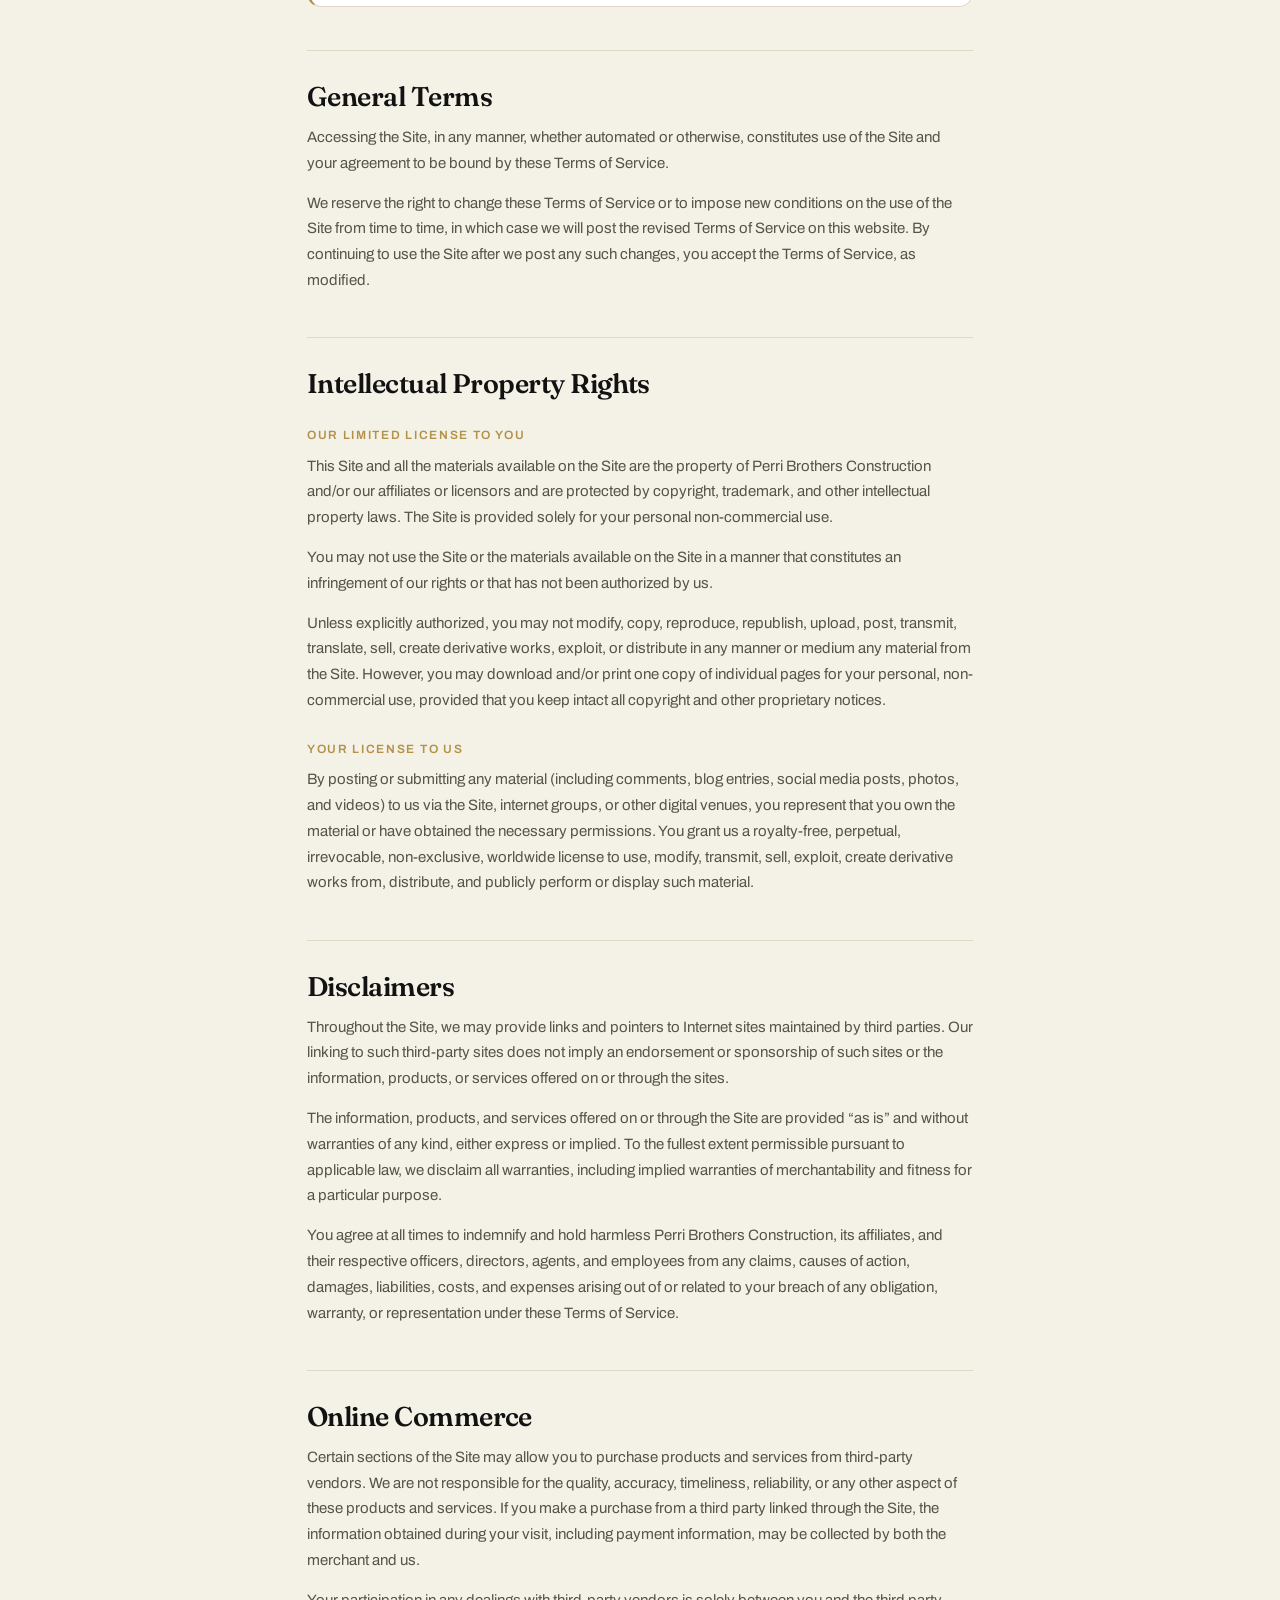
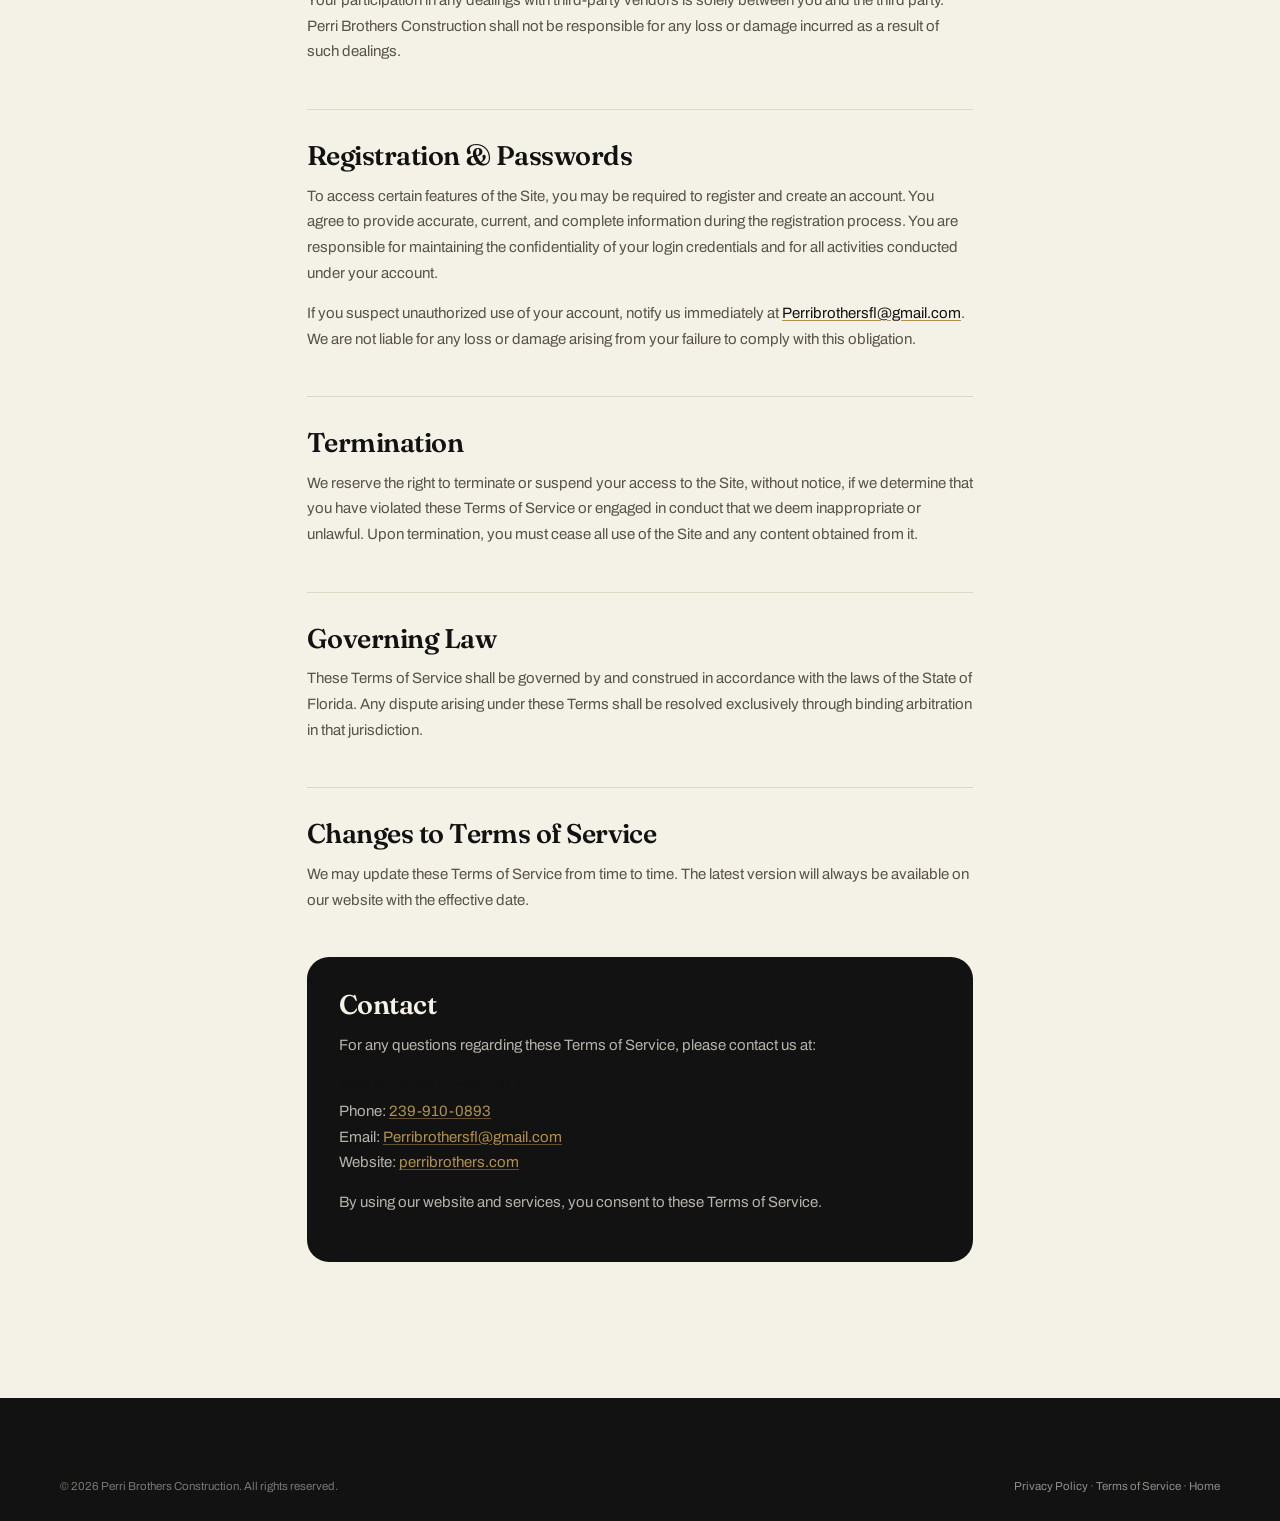
<file: terms/index.html>
<!DOCTYPE html>
<html lang="en">
<head>
<meta charset="utf-8">
<meta name="viewport" content="width=device-width, initial-scale=1">
<title>Terms of Service | Perri Brothers Construction</title>
<meta name="description" content="Terms of Service and SMS messaging terms for Perri Brothers Construction, Southwest Florida.">
<link rel="canonical" href="https://perribrothers.com/terms">
<meta name="theme-color" content="#121212">
<meta name="robots" content="index,follow">
<link rel="stylesheet" href="../css/styles.css">
<link rel="preconnect" href="https://fonts.googleapis.com">
<link rel="preconnect" href="https://fonts.gstatic.com" crossorigin>
<link href="https://fonts.googleapis.com/css2?family=Archivo:wght@400;500;600;700&family=Fraunces:opsz,wght,SOFT,WONK@9..144,400..700,0..100,0..1&display=swap" rel="stylesheet">
</head>
<body>

<nav class="lgnav"><div class="wrap">
  <a href="../"><img src="../images/logo-wordmark.png" alt="Perri Brothers Construction"></a>
  <a class="back" href="../">Back to site</a>
</div></nav>

<main class="wrap">
<article class="legal">

  <span class="eff">Effective Date: January 1, 2026</span>
  <h1>Terms of Service</h1>
  <p class="lede">This website (the &ldquo;Site&rdquo;) is owned and operated by Perri Brothers Construction
  (&ldquo;COMPANY,&rdquo; &ldquo;we&rdquo; or &ldquo;us&rdquo;). By using the Site, you agree to be bound by these Terms of
  Service and to use the Site in accordance with these Terms of Service, our
  <a href="../privacy-policy/">Privacy Policy</a>, and any additional terms and conditions that may
  apply to specific sections of the Site or to products and services available through the Site or
  from Perri Brothers Construction.</p>

  <h2 id="sms">SMS Messaging Terms &amp; Compliance</h2>

  <h3>1. Program Description</h3>
  <p>This messaging program sends appointment confirmation and reminder messages to customers who
  have booked an appointment with Perri Brothers Construction through our website at
  <a href="https://perribrothers.com">perribrothers.com</a>, or via our scheduling forms, and have
  explicitly opted in to receive SMS notifications. Opt-in is collected via web forms with a
  dedicated checkbox for SMS consent. Messages include scheduling confirmations, appointment
  reminders, rescheduling updates, and customer support communications.</p>

  <h3>2. Cancellation Instructions</h3>
  <p>You can cancel the SMS service at any time. Simply text &ldquo;STOP&rdquo; to the same number that
  sent you messages. Upon sending &ldquo;STOP,&rdquo; we will confirm your unsubscribe status via SMS.
  Following this confirmation, you will no longer receive SMS messages from us. To rejoin, sign up
  as you did initially, and we will resume sending SMS messages to you.</p>

  <h3>3. Support Information</h3>
  <p>If you experience issues with the messaging program, reply with the keyword &ldquo;HELP&rdquo; for
  more assistance, or reach out directly to
  <a href="mailto:Perribrothersfl@gmail.com">Perribrothersfl@gmail.com</a> or call
  <a href="tel:+12399100893">239-910-0893</a> during business hours.</p>

  <h3>4. Carrier Liability</h3>
  <p>Carriers are not liable for delayed or undelivered messages.</p>

  <h3>5. Message &amp; Data Rates</h3>
  <p>Message and data rates may apply for messages sent to you from us and to us from you. Message
  frequency varies based on your service usage and appointment schedule. For questions about your
  text plan or data plan, contact your wireless provider.</p>

  <h3>6. Supported Carriers</h3>
  <p>Our SMS program works with all major U.S. wireless carriers, including AT&amp;T, T-Mobile,
  Verizon, Sprint, and most regional carriers.</p>

  <h3>7. Age Restriction</h3>
  <p>You must be 18 years or older to participate in our SMS program.</p>

  <h3>8. Privacy Policy</h3>
  <p>For privacy-related inquiries, please refer to our Privacy Policy at
  <a href="../privacy-policy/">perribrothers.com/privacy-policy</a>.</p>

  <div class="callout">
    <p>We comply with all applicable laws and regulations, including the Telephone Consumer
    Protection Act (TCPA) and CTIA guidelines, regarding the use of SMS communications.</p>
    <p><strong>No mobile information will be shared with third parties or affiliates for marketing
    or promotional purposes.</strong> Text messaging originator opt-in data and consent are not
    shared with any third parties.</p>
  </div>

  <h2>General Terms</h2>
  <p>Accessing the Site, in any manner, whether automated or otherwise, constitutes use of the Site
  and your agreement to be bound by these Terms of Service.</p>
  <p>We reserve the right to change these Terms of Service or to impose new conditions on the use of
  the Site from time to time, in which case we will post the revised Terms of Service on this
  website. By continuing to use the Site after we post any such changes, you accept the Terms of
  Service, as modified.</p>

  <h2>Intellectual Property Rights</h2>

  <h3>Our Limited License to You</h3>
  <p>This Site and all the materials available on the Site are the property of Perri Brothers
  Construction and/or our affiliates or licensors and are protected by copyright, trademark, and
  other intellectual property laws. The Site is provided solely for your personal non-commercial
  use.</p>
  <p>You may not use the Site or the materials available on the Site in a manner that constitutes an
  infringement of our rights or that has not been authorized by us.</p>
  <p>Unless explicitly authorized, you may not modify, copy, reproduce, republish, upload, post,
  transmit, translate, sell, create derivative works, exploit, or distribute in any manner or medium
  any material from the Site. However, you may download and/or print one copy of individual pages
  for your personal, non-commercial use, provided that you keep intact all copyright and other
  proprietary notices.</p>

  <h3>Your License to Us</h3>
  <p>By posting or submitting any material (including comments, blog entries, social media posts,
  photos, and videos) to us via the Site, internet groups, or other digital venues, you represent
  that you own the material or have obtained the necessary permissions. You grant us a royalty-free,
  perpetual, irrevocable, non-exclusive, worldwide license to use, modify, transmit, sell, exploit,
  create derivative works from, distribute, and publicly perform or display such material.</p>

  <h2>Disclaimers</h2>
  <p>Throughout the Site, we may provide links and pointers to Internet sites maintained by third
  parties. Our linking to such third-party sites does not imply an endorsement or sponsorship of
  such sites or the information, products, or services offered on or through the sites.</p>
  <p>The information, products, and services offered on or through the Site are provided
  &ldquo;as is&rdquo; and without warranties of any kind, either express or implied. To the fullest
  extent permissible pursuant to applicable law, we disclaim all warranties, including implied
  warranties of merchantability and fitness for a particular purpose.</p>
  <p>You agree at all times to indemnify and hold harmless Perri Brothers Construction, its
  affiliates, and their respective officers, directors, agents, and employees from any claims,
  causes of action, damages, liabilities, costs, and expenses arising out of or related to your
  breach of any obligation, warranty, or representation under these Terms of Service.</p>

  <h2>Online Commerce</h2>
  <p>Certain sections of the Site may allow you to purchase products and services from third-party
  vendors. We are not responsible for the quality, accuracy, timeliness, reliability, or any other
  aspect of these products and services. If you make a purchase from a third party linked through
  the Site, the information obtained during your visit, including payment information, may be
  collected by both the merchant and us.</p>
  <p>Your participation in any dealings with third-party vendors is solely between you and the third
  party. Perri Brothers Construction shall not be responsible for any loss or damage incurred as a
  result of such dealings.</p>

  <h2>Registration &amp; Passwords</h2>
  <p>To access certain features of the Site, you may be required to register and create an account.
  You agree to provide accurate, current, and complete information during the registration process.
  You are responsible for maintaining the confidentiality of your login credentials and for all
  activities conducted under your account.</p>
  <p>If you suspect unauthorized use of your account, notify us immediately at
  <a href="mailto:Perribrothersfl@gmail.com">Perribrothersfl@gmail.com</a>. We are not liable for
  any loss or damage arising from your failure to comply with this obligation.</p>

  <h2>Termination</h2>
  <p>We reserve the right to terminate or suspend your access to the Site, without notice, if we
  determine that you have violated these Terms of Service or engaged in conduct that we deem
  inappropriate or unlawful. Upon termination, you must cease all use of the Site and any content
  obtained from it.</p>

  <h2>Governing Law</h2>
  <p>These Terms of Service shall be governed by and construed in accordance with the laws of the
  State of Florida. Any dispute arising under these Terms shall be resolved exclusively through
  binding arbitration in that jurisdiction.</p>

  <h2>Changes to Terms of Service</h2>
  <p>We may update these Terms of Service from time to time. The latest version will always be
  available on our website with the effective date.</p>

  <div class="contact">
    <h2>Contact</h2>
    <p>For any questions regarding these Terms of Service, please contact us at:</p>
    <p><strong>Perri Brothers Construction</strong><br>
    Phone: <a href="tel:+12399100893">239-910-0893</a><br>
    Email: <a href="mailto:Perribrothersfl@gmail.com">Perribrothersfl@gmail.com</a><br>
    Website: <a href="https://perribrothers.com">perribrothers.com</a></p>
    <p>By using our website and services, you consent to these Terms of Service.</p>
  </div>

</article>
</main>

<footer class="ft"><div class="wrap">
  <div class="ft__bar" style="margin-top:0;border-top:0">
    <span>&copy; 2026 Perri Brothers Construction. All rights reserved.</span>
    <span><a href="../privacy-policy/">Privacy Policy</a> &middot; <a href="../terms/">Terms of Service</a> &middot; <a href="../">Home</a></span>
  </div>
</div></footer>

</body>
</html>
</file>
<file: css/styles.css>
:root{
  /* sampled directly from the client's live site */
  --black:#121212; --black-2:#1B1B1A; --black-3:#262523;
  --cream:#F4F1E6; --cream-2:#EDE8D9; --cream-3:#E4DECB;
  --gold:#B49149;
  --white:#FFFFFF;
  --ink:#121212; --soft:#57534B; --mute:#8A857A;
  --line:#DFD8C4; --lineD:rgba(244,241,230,.16);
  --rr:22px; --r:14px;
  --gut:clamp(28px,5.5vw,60px);
  --sect:clamp(48px,5.6vw,86px);
  --ez:cubic-bezier(.22,1,.36,1);
  --serif:"Fraunces",Georgia,serif;
  --sans:"Archivo",system-ui,sans-serif;
}
:root{--gold-lt:#D3B276}

*{box-sizing:border-box}
html{scroll-behavior:smooth;background:var(--cream);overflow-x:clip}
body{margin:0;background:var(--cream);color:var(--ink);font-family:var(--sans);font-size:15px;line-height:1.62;-webkit-font-smoothing:antialiased;overflow-x:clip}
img{display:block;max-width:100%}
h1,h2,h3,h4,p,ul,figure,blockquote{margin:0;padding:0}
ul{list-style:none}

/* ---------- type ---------- */
.s1,.s2,.s3{font-family:var(--serif);font-variation-settings:"SOFT" 26,"WONK" 1;font-weight:600;letter-spacing:-.025em;line-height:1.06}
.s1{font-size:clamp(32px,4.3vw,58px)}
.s2{font-size:clamp(23px,2.4vw,36px)}
.s3{font-size:clamp(16px,1.3vw,20px);line-height:1.22}
.gold{color:var(--gold)}
/* .nl puts the gold phrase on its own line so headings never leave an orphan word */
.nl{display:block}
.lbl{font-family:var(--sans);font-size:10px;font-weight:600;letter-spacing:.22em;text-transform:uppercase;color:var(--gold);display:block}
.p{color:var(--soft);font-size:14.5px;line-height:1.68}
.p--d{color:rgba(244,241,230,.66)}
.p--lg{font-size:clamp(15px,1.15vw,17px)}
.on-d{color:var(--cream)}
.on-d .p{color:rgba(244,241,230,.66)}

/* ---------- shell ---------- */
.wrap{max-width:1340px;margin:0 auto;padding:0 var(--gut);width:100%}
.grid{display:grid;grid-template-columns:repeat(12,1fr);gap:clamp(12px,1.5vw,22px)}
/* span writes the END edge only so a start class can compose with it */
.sp2{grid-column-end:span 2}
.sp3{grid-column-end:span 3}.sp4{grid-column-end:span 4}.sp5{grid-column-end:span 5}
.sp6{grid-column-end:span 6}.sp7{grid-column-end:span 7}.sp8{grid-column-end:span 8}
.sp12{grid-column:1/-1}
.st6{grid-column-start:6}.st7{grid-column-start:7}.st8{grid-column-start:8}.st9{grid-column-start:9}
@media(max-width:960px){
  .grid{grid-template-columns:repeat(6,1fr)}
  .sp2,.sp3,.sp4{grid-column:auto/span 3}
  .sp5,.sp6,.sp7,.sp8{grid-column:1/-1}
}
@media(max-width:620px){.sp2,.sp3,.sp4{grid-column:1/-1}}
.sec{padding-block:var(--sect)}
.center{text-align:center}
.center .p{margin-left:auto;margin-right:auto}

/* ---------- buttons (pill, from the reference) ---------- */
.b{display:inline-flex;align-items:center;gap:10px;border-radius:999px;font-family:var(--sans);font-size:11px;font-weight:600;letter-spacing:.14em;text-transform:uppercase;padding:14px 28px;text-decoration:none;cursor:pointer;border:1px solid var(--black);background:var(--black);color:var(--cream);transition:background .35s var(--ez),color .35s var(--ez),border-color .35s var(--ez),transform .35s var(--ez)}
.b:hover{background:var(--gold);border-color:var(--gold);color:var(--black);transform:translateY(-2px)}
.b--o{background:transparent;color:var(--ink);border-color:var(--line)}
.b--o:hover{background:var(--black);border-color:var(--black);color:var(--cream)}
.b--od{background:transparent;color:var(--cream);border-color:rgba(244,241,230,.35)}
.b--od:hover{background:var(--gold);border-color:var(--gold);color:var(--black)}
.b--s{padding:11px 20px;font-size:10px}
.b .ar{width:20px;height:20px;border-radius:999px;background:rgba(244,241,230,.16);display:grid;place-items:center;font-size:10px;flex:none}
:focus-visible{outline:2px solid var(--gold);outline-offset:3px}

/* ---------- nav ---------- */
.nav{position:sticky;position:-webkit-sticky;top:0;z-index:60;isolation:isolate;background:var(--cream);border-bottom:1px solid transparent;transition:border-color .4s var(--ez),box-shadow .4s var(--ez)}
.nav.stk{border-bottom-color:var(--line);box-shadow:0 6px 26px -22px rgba(18,18,18,.5)}
.nav__in{max-width:1340px;margin:0 auto;padding:14px var(--gut);display:flex;align-items:center;justify-content:space-between;gap:18px}
.nav__l{display:flex;align-items:center;gap:clamp(12px,1.9vw,30px)}
.nav__l a{font-size:13px;font-weight:500;color:var(--soft);text-decoration:none;padding:4px 0;position:relative}
.nav__l a::after{content:"";position:absolute;left:0;right:0;bottom:-2px;height:1.5px;background:var(--gold);transform:scaleX(0);transition:transform .4s var(--ez)}
.nav__l a:hover::after,.nav__l a.on::after{transform:scaleX(1)}
.nav__l a.on{color:var(--ink);font-weight:600}
.nav__r{display:flex;align-items:center;gap:12px}
.nav__t{font-size:13px;font-weight:600;color:var(--ink);text-decoration:none}
.brand{display:block;height:44px;width:auto;aspect-ratio:3.151;object-fit:contain}
.brand--lg{height:clamp(48px,5vw,66px)}
.bg{display:none;width:40px;height:40px;border:1px solid var(--line);border-radius:999px;background:transparent;cursor:pointer;position:relative;flex:none}
.bg i{position:absolute;left:11px;width:18px;height:1.5px;background:var(--ink);transition:transform .4s var(--ez),opacity .3s}
.bg i:nth-child(1){top:15px}.bg i:nth-child(2){top:19.5px}.bg i:nth-child(3){top:24px}
body.mo .bg i:nth-child(1){transform:translateY(4.5px) rotate(45deg)}
body.mo .bg i:nth-child(2){opacity:0}
body.mo .bg i:nth-child(3){transform:translateY(-4.5px) rotate(-45deg)}
@media(max-width:1000px){
  .nav__l{position:absolute;left:0;right:0;top:100%;z-index:70;flex-direction:column;align-items:stretch;gap:0;background:var(--cream);border-bottom:1px solid var(--line);padding:8px var(--gut) 20px;opacity:0;visibility:hidden;transform:translateY(-10px);transition:all .4s var(--ez)}
  body.mo .nav__l{opacity:1;visibility:visible;transform:none}
  .nav__l a{display:block;width:100%;padding:15px 2px;font-size:16px;border-bottom:1px solid var(--line)}
  .nav__l a::after{display:none}
  .bg{display:block}.nav__t{display:none}.nav__r .b{display:none}
  .brand{height:38px}
}

/* ---------- hero ---------- */
.hero{padding-block:clamp(30px,4vw,56px) clamp(20px,3vw,36px)}
.hero__g{display:grid;grid-template-columns:minmax(0,.92fr) minmax(0,1.08fr);gap:clamp(24px,4vw,60px);align-items:center}
@media(max-width:960px){.hero__g{grid-template-columns:1fr}}
.hero h1{margin-top:14px}
.hero .p{margin-top:16px;max-width:42ch}
.hero__acts{display:flex;flex-wrap:wrap;gap:10px;margin-top:26px}
.trio{display:flex;flex-wrap:wrap;gap:0;margin-top:30px;padding-top:20px;border-top:1px solid var(--line)}
.trio div{display:flex;align-items:center;gap:10px;padding-right:clamp(14px,1.6vw,22px);margin-right:clamp(14px,1.6vw,22px);border-right:1px solid var(--line)}
.trio div:last-child{border-right:0;margin-right:0;padding-right:0}
.ico{width:36px;height:36px;border-radius:999px;background:var(--cream-2);border:1px solid transparent;display:grid;place-items:center;color:var(--gold);flex:none}
.ico svg{width:16px;height:16px}
.trio b{font-size:10.5px;font-weight:600;letter-spacing:.11em;text-transform:uppercase;color:var(--ink)}
.hero__m{position:relative}
.hero__main{margin:0;border-radius:var(--rr);overflow:hidden;background:var(--cream-2);position:relative}
.hero__main img{width:100%;aspect-ratio:5/5.1;object-fit:cover;display:block}
.hero__main figcaption{position:absolute;right:14px;top:14px;background:rgba(18,18,18,.7);backdrop-filter:blur(8px);color:var(--cream);font-size:9.5px;font-weight:600;letter-spacing:.15em;text-transform:uppercase;padding:7px 13px;border-radius:999px}
/* second project layered in the corner: kept inside the frame so it can never collide
   with the text column or the benefits bar that lifts up underneath */
.hero__inset{position:absolute;left:16px;bottom:16px;width:40%;max-width:200px;margin:0;border-radius:var(--r);overflow:hidden;border:7px solid var(--cream);box-shadow:0 22px 46px -26px rgba(18,18,18,.6)}
.hero__inset img{width:100%;aspect-ratio:1/1;object-fit:cover;display:block}
@media(max-width:700px){.hero__inset{width:36%;max-width:132px;border-width:5px;left:12px;bottom:12px}
  .hero__main figcaption{right:10px;top:10px;font-size:9px;padding:6px 10px}}

/* ---------- benefits bar ---------- */
.barlift{position:relative;z-index:2;margin-top:clamp(-64px,-4vw,-24px)}
@media(max-width:960px){.barlift{margin-top:0}}
.bar{background:var(--white);border:1px solid var(--line);border-radius:var(--rr);display:grid;grid-template-columns:repeat(4,1fr);overflow:hidden;box-shadow:0 26px 60px -40px rgba(18,18,18,.45)}
@media(max-width:900px){.bar{grid-template-columns:1fr 1fr}}
@media(max-width:520px){.bar{grid-template-columns:1fr}}
.bar > div{padding:clamp(18px,2vw,26px);border-right:1px solid var(--line)}
.bar > div:last-child{border-right:0}
@media(max-width:900px){
  .bar > div:nth-child(2n){border-right:0}
  .bar > div:nth-child(-n+2){border-bottom:1px solid var(--line)}
}
@media(max-width:520px){.bar > div{border-right:0;border-bottom:1px solid var(--line)}.bar > div:last-child{border-bottom:0}}
.bar b{display:block;font-size:11.5px;font-weight:600;letter-spacing:.1em;text-transform:uppercase;margin:14px 0 6px}
.bar p{font-size:13px;color:var(--soft);line-height:1.55}

/* ---------- split showcase ---------- */
.show{background:var(--cream-2);border-radius:var(--rr);display:grid;grid-template-columns:.86fr 1.14fr;gap:clamp(18px,2.4vw,34px);padding:clamp(20px,2.4vw,34px);align-items:center}
@media(max-width:900px){.show{grid-template-columns:1fr}}
.show__imgs{display:grid;grid-template-columns:1fr 1fr;gap:12px}
.show__imgs figure{position:relative;border-radius:var(--r);overflow:hidden;margin:0}
.show__imgs img{width:100%;aspect-ratio:3/3.4;object-fit:cover}
.show__imgs figcaption{position:absolute;left:12px;top:12px;background:rgba(18,18,18,.72);backdrop-filter:blur(6px);color:var(--cream);font-size:9.5px;font-weight:600;letter-spacing:.16em;text-transform:uppercase;padding:6px 11px;border-radius:999px}

/* ---------- serving strip ---------- */
.serve{border-top:1px solid var(--line);border-bottom:1px solid var(--line);padding:clamp(16px,2vw,24px) 0}
.serve__in{display:flex;flex-wrap:wrap;align-items:center;justify-content:center;gap:clamp(14px,3vw,44px)}
.serve span{font-family:var(--serif);font-variation-settings:"SOFT" 26;font-weight:500;font-size:clamp(14px,1.5vw,20px);letter-spacing:.1em;text-transform:uppercase;color:var(--mute)}

/* ---------- stats ---------- */
.stats{background:var(--white);border:1px solid var(--line);border-radius:var(--rr);display:grid;grid-template-columns:repeat(4,1fr);overflow:hidden}
@media(max-width:900px){.stats{grid-template-columns:1fr 1fr}}
.stats > div{padding:clamp(18px,2vw,26px);display:flex;align-items:center;gap:13px;border-right:1px solid var(--line)}
.stats > div:last-child{border-right:0}
@media(max-width:900px){.stats > div:nth-child(2n){border-right:0}.stats > div:nth-child(-n+2){border-bottom:1px solid var(--line)}}
.stats b{display:block;font-family:var(--serif);font-variation-settings:"SOFT" 22,"WONK" 1;font-weight:600;font-size:clamp(24px,2.4vw,32px);color:var(--ink);line-height:1}
.stats span{display:block;font-size:11.5px;color:var(--mute);margin-top:4px;line-height:1.4}

.coast{position:relative;overflow:clip;background:var(--black);padding:clamp(48px,5.8vw,92px) 0;margin:clamp(26px,3.4vw,50px) 0}
/* a finished tongue-and-groove ceiling sits behind the black at 8%, faded top and bottom,
   so the section gains depth without competing with the type */
.coast::before{content:"";position:absolute;inset:0;pointer-events:none;
  background:url(../images/beforeafter-foyer-ceiling-after.webp) center/cover no-repeat;
  opacity:.08;filter:grayscale(.4) contrast(1.05);
  -webkit-mask-image:linear-gradient(to bottom,transparent,#000 26%,#000 74%,transparent);
  mask-image:linear-gradient(to bottom,transparent,#000 26%,#000 74%,transparent)}
.coast > .wrap{position:relative;z-index:1}

/* ---------- service cards ---------- */
.card{background:var(--white);border:1px solid var(--line);border-radius:var(--rr);overflow:hidden;display:flex;flex-direction:column;transition:transform .45s var(--ez),box-shadow .45s var(--ez),border-color .45s var(--ez);text-decoration:none;color:inherit}
.card:hover{transform:translateY(-4px);border-color:var(--gold);box-shadow:0 20px 44px -30px rgba(18,18,18,.5)}
.card__i{overflow:hidden;background:var(--cream-2)}
.card__i img{width:100%;aspect-ratio:16/10;object-fit:cover;transition:transform 1.1s var(--ez)}
.card:hover .card__i img{transform:scale(1.05)}
.card__b{padding:clamp(16px,1.8vw,22px);display:flex;flex-direction:column;flex:1}
.card__b .p{margin-top:7px;font-size:13.5px}
.tags{display:flex;flex-wrap:wrap;gap:5px;margin-top:12px}
.tags span{font-size:10.5px;color:var(--soft);background:var(--cream-2);border-radius:999px;padding:4px 10px}
.card--d{background:var(--black);border-color:var(--black);color:var(--cream);justify-content:space-between;padding:clamp(20px,2.2vw,30px)}
.card--d .p{color:rgba(244,241,230,.66)}

/* ---------- services accordion ---------- */
.acc{background:var(--white);border:1px solid var(--line);border-radius:var(--rr);padding:0 clamp(18px,2.4vw,36px)}
.acc__i{border-bottom:1px solid var(--line)}
.acc__i:last-child{border-bottom:0}
/* four tracks so a full-width row still reads as structure, not a gap */
.acc__h{width:100%;display:grid;grid-template-columns:30px minmax(0,1.05fr) minmax(0,1.1fr) 38px;align-items:center;gap:clamp(12px,2vw,30px);padding:clamp(18px,2vw,26px) 0;background:none;border:0;cursor:pointer;text-align:left;color:inherit;font-family:inherit}
@media(max-width:900px){.acc__h{grid-template-columns:26px 1fr 34px}}
.acc__n{font-family:var(--serif);font-variation-settings:"SOFT" 22,"WONK" 1;font-weight:600;font-size:12px;color:var(--gold);letter-spacing:.04em}
.acc__t{min-width:0}
.acc__title{display:block;font-family:var(--serif);font-variation-settings:"SOFT" 26,"WONK" 1;font-weight:600;font-size:clamp(18px,1.85vw,27px);letter-spacing:-.022em;line-height:1.12;transition:color .35s var(--ez)}
.acc__i.open .acc__title,.acc__h:hover .acc__title{color:var(--gold)}
.acc__sub{display:block;margin-top:7px;font-size:10.5px;font-weight:500;letter-spacing:.13em;text-transform:uppercase;color:var(--mute)}
.acc__teaser{font-size:13.5px;color:var(--soft);line-height:1.55;min-width:0;transition:opacity .35s var(--ez)}
/* the open panel carries its own paragraph, so the header line steps out of the way */
.acc__i.open .acc__teaser{opacity:0}
@media(max-width:900px){.acc__teaser{display:none}}
.acc__ic{width:38px;height:38px;border-radius:999px;border:1px solid var(--line);position:relative;justify-self:end;transition:background .4s var(--ez),border-color .4s var(--ez),transform .5s var(--ez)}
.acc__ic i{position:absolute;left:50%;top:50%;background:var(--ink);transition:transform .5s var(--ez),background .4s var(--ez)}
.acc__ic i:nth-child(1){width:12px;height:1.5px;transform:translate(-50%,-50%)}
.acc__ic i:nth-child(2){width:1.5px;height:12px;transform:translate(-50%,-50%)}
.acc__h:hover .acc__ic{border-color:var(--gold)}
.acc__i.open .acc__ic{background:var(--black);border-color:var(--black);transform:rotate(180deg)}
.acc__i.open .acc__ic i{background:var(--gold)}
.acc__i.open .acc__ic i:nth-child(2){transform:translate(-50%,-50%) scaleY(0)}
.acc__p{max-height:0;overflow:hidden;transition:max-height .6s var(--ez)}
/* expanded content uses the full row width: copy left, image right */
.acc__in{display:grid;grid-template-columns:minmax(0,1.15fr) minmax(0,.85fr);gap:clamp(20px,2.8vw,44px);align-items:start;padding:0 0 clamp(24px,2.6vw,34px)}
@media(max-width:900px){.acc__in{grid-template-columns:1fr}}
.acc__m{border-radius:var(--r);overflow:hidden;background:var(--cream-2)}
.acc__m img{width:100%;aspect-ratio:4/3;object-fit:cover;display:block}
.acc__scope{margin-top:16px;display:grid;grid-template-columns:1fr 1fr;gap:0 clamp(14px,1.8vw,26px)}
@media(max-width:560px){.acc__scope{grid-template-columns:1fr}}
.acc__scope div{padding:8px 0;border-bottom:1px solid var(--line);font-size:13px;color:var(--soft);display:flex;gap:10px;align-items:center}
.acc__scope div::before{content:"";width:4px;height:4px;background:var(--gold);flex:none;transform:rotate(45deg)}
.acc__fit{margin-top:16px;padding-left:13px;border-left:2px solid var(--gold);font-size:13.5px;color:var(--soft)}
.acc__fit b{display:block;font-size:10px;font-weight:600;letter-spacing:.18em;text-transform:uppercase;color:var(--gold);margin-bottom:5px}

/* ---------- mobile: horizontal swipe rows instead of long stacks ---------- */
@media(max-width:900px){
  .swipe{display:flex !important;grid-template-columns:none !important;overflow-x:auto;scroll-snap-type:x mandatory;-webkit-overflow-scrolling:touch;scrollbar-width:none;gap:12px}
  .swipe::-webkit-scrollbar{display:none}
  .swipe>*{flex:0 0 86% !important;max-width:86%;scroll-snap-align:start;min-width:0;grid-column:auto !important}
  .swipe .card,.swipe .tst,.swipe .step{height:100%}
  /* process timeline becomes a swipe row; nodes carry the sequence so the rail is dropped */
  .tl{display:flex;grid-template-columns:none;overflow-x:auto;scroll-snap-type:x mandatory;scrollbar-width:none;gap:12px}
  .tl::-webkit-scrollbar{display:none}
  .tl::before{display:none}
  .tl__i{flex:0 0 86%;scroll-snap-align:start;padding:0}
  .tl__n{position:static;margin-bottom:14px}
  .swipe__hint{display:block;margin-top:10px;font-size:11px;letter-spacing:.14em;text-transform:uppercase;color:var(--mute)}
}
@media(min-width:901px){.swipe__hint{display:none}}
/* four values read as 2x2; between the swipe and 12-column breakpoints keep two per row */
@media(min-width:901px) and (max-width:960px){#valGrid>*{grid-column:auto/span 3}}
/* benefits read as a 2x2 block on phones rather than four stacked rows */
@media(max-width:520px){
  .bar{grid-template-columns:1fr 1fr}
  .bar > div{border-right:1px solid var(--line);border-bottom:1px solid var(--line)}
  .bar > div:nth-child(2n){border-right:0}
  .bar > div:nth-child(n+3){border-bottom:0}
}

/* ---------- before / after carousel ---------- */
.ba{position:relative}
.ba__track{display:flex;gap:clamp(14px,1.8vw,26px);overflow-x:auto;scroll-snap-type:x mandatory;scroll-behavior:smooth;-webkit-overflow-scrolling:touch;scrollbar-width:none;padding-bottom:2px}
.ba__track::-webkit-scrollbar{display:none}
/* two projects visible on desktop: fills the row without stretching one portrait photo */
.ba__slide{flex:0 0 calc(50% - (clamp(14px,1.8vw,26px) / 2));scroll-snap-align:start;display:grid;grid-template-columns:auto minmax(0,1fr);gap:clamp(14px,1.6vw,22px);align-items:center}
@media(max-width:900px){.ba__slide{flex:0 0 100%;grid-template-columns:1fr;gap:14px}}
/* sized by HEIGHT so the box can never grow with the column width */
.cmp{position:relative;height:clamp(250px,20vw,310px);aspect-ratio:4/5;width:auto;border-radius:var(--rr);overflow:hidden;background:var(--cream-2);touch-action:pan-y;user-select:none}
@media(max-width:900px){.cmp{height:auto;width:100%;aspect-ratio:1/1}}
.cmp img{position:absolute;inset:0;width:100%;height:100%;object-fit:cover;display:block;pointer-events:none}
.cmp__b{position:absolute;inset:0;clip-path:inset(0 50% 0 0);will-change:clip-path}
.cmp__tag{position:absolute;top:10px;font-size:9px;font-weight:600;letter-spacing:.16em;text-transform:uppercase;padding:5px 10px;border-radius:999px;backdrop-filter:blur(6px);pointer-events:none}
.cmp__tag--b{left:10px;background:rgba(18,18,18,.72);color:var(--cream)}
.cmp__tag--a{right:10px;background:rgba(180,145,73,.92);color:var(--black)}
.cmp__h{position:absolute;top:0;bottom:0;left:50%;width:44px;margin-left:-22px;border:0;background:none;cursor:ew-resize;padding:0;touch-action:none;z-index:3}
.cmp__h::before{content:"";position:absolute;left:50%;top:0;bottom:0;width:2px;margin-left:-1px;background:var(--cream);box-shadow:0 0 0 1px rgba(18,18,18,.18)}
.cmp__h::after{content:"";position:absolute;left:50%;top:50%;width:32px;height:32px;margin:-16px 0 0 -16px;border-radius:999px;background:var(--cream);box-shadow:0 4px 14px rgba(18,18,18,.32)}
.cmp__ar{position:absolute;left:50%;top:50%;transform:translate(-50%,-50%);z-index:4;font-size:11px;color:var(--black);letter-spacing:.08em;pointer-events:none}
.ba__meta{max-width:40ch}
.ba__meta .lbl{margin-bottom:9px}
.ba__chips{display:flex;flex-wrap:wrap;gap:5px;margin-top:14px}
.ba__chips span{font-size:10.5px;color:var(--soft);background:var(--cream-2);border-radius:999px;padding:5px 11px}
.ba__nav{display:flex;align-items:center;gap:12px;margin-top:clamp(16px,2vw,24px);justify-content:center}
.ba__b{width:40px;height:40px;border-radius:999px;border:1px solid var(--line);background:transparent;cursor:pointer;display:grid;place-items:center;color:var(--ink);transition:background .3s var(--ez),color .3s var(--ez),border-color .3s var(--ez)}
.ba__b:hover{background:var(--black);border-color:var(--black);color:var(--cream)}
.ba__dots{display:flex;gap:6px;margin-left:6px}
.ba__dots i{width:7px;height:7px;border-radius:999px;background:var(--line);transition:background .3s var(--ez),width .3s var(--ez)}
.ba__dots i.on{background:var(--gold);width:20px}
.ba__hint{font-size:11.5px;color:var(--mute)}
@media(max-width:560px){.ba__hint{display:none}}

/* ---------- reviews: one consistent row per review ---------- */
.rvrow{display:grid;grid-template-columns:minmax(0,.3fr) minmax(0,.7fr);gap:clamp(16px,2.6vw,46px);padding:clamp(20px,2.4vw,32px) 0;border-top:1px solid var(--line);align-items:start}
.rvrow:first-child{border-top:0;padding-top:0}
.rvrow__m .st{margin-bottom:10px}
.rvrow__m b{display:block;font-family:var(--serif);font-variation-settings:"SOFT" 26,"WONK" 1;font-weight:600;font-size:clamp(16px,1.35vw,20px);letter-spacing:-.015em;line-height:1.2}
.rvrow__m span{display:block;margin-top:6px;font-size:12px;color:var(--mute);letter-spacing:.02em}
.rvrow__q{font-size:14.5px;line-height:1.75;color:var(--soft)}
@media(max-width:820px){.rvrow{grid-template-columns:1fr;gap:10px;padding:18px 0}}
.work{display:grid;grid-template-columns:repeat(4,1fr);gap:clamp(10px,1.3vw,18px)}
@media(max-width:820px){.work{grid-template-columns:1fr 1fr}}
.work figure{margin:0;border-radius:var(--r);overflow:hidden;background:var(--cream-2)}
.work img{width:100%;aspect-ratio:16/10;object-fit:cover;display:block;transition:transform 1s var(--ez)}
.work figure:hover img{transform:scale(1.05)}

/* ---------- process timeline ---------- */
.tl{display:grid;grid-template-columns:repeat(5,1fr);gap:clamp(12px,1.6vw,24px);position:relative;margin:0;padding:0;list-style:none}
.tl::before{content:"";position:absolute;left:0;right:0;top:18px;height:1px;background:var(--line)}
.tl__i{position:relative;padding-top:52px}
.tl__n{position:absolute;top:0;left:0;width:37px;height:37px;border-radius:999px;background:var(--cream);border:1px solid var(--gold);color:var(--gold);display:grid;place-items:center;font-family:var(--serif);font-variation-settings:"SOFT" 22,"WONK" 1;font-weight:600;font-size:13px;transition:background .4s var(--ez),color .4s var(--ez)}
.tl__i:hover .tl__n{background:var(--black);border-color:var(--black);color:var(--gold)}
.tl__i h4{font-size:15.5px;font-weight:600;margin-bottom:7px}
.tl__i p{font-size:13.5px;color:var(--soft);line-height:1.6}
.tl__o{display:block;margin-top:12px;padding-top:11px;border-top:1px solid var(--line);font-size:11.5px;color:var(--gold);line-height:1.5}
@media(max-width:900px){
  .tl{grid-template-columns:1fr;gap:0}
  .tl::before{left:18px;right:auto;top:8px;bottom:26px;width:1px;height:auto}
  .tl__i{padding:0 0 26px 58px}
  .tl__n{top:0}
}

/* ---------- testimonials ---------- */
.tst{background:var(--white);border:1px solid var(--line);border-radius:var(--rr);padding:clamp(18px,2vw,26px)}
.tst .st{color:var(--gold);font-size:11px;letter-spacing:.18em;margin-bottom:11px}
.tst blockquote{font-size:14px;line-height:1.62;color:var(--ink)}
.tst figcaption{margin-top:14px;padding-top:12px;border-top:1px solid var(--line);font-size:12px;font-weight:600}
.tst figcaption em{display:block;font-style:normal;font-weight:400;color:var(--mute);margin-top:3px;font-size:11.5px}

/* ---------- dark CTA banner ---------- */
.ban{background:var(--black);border-radius:var(--rr);overflow:hidden;display:grid;grid-template-columns:.9fr 1.1fr;align-items:center;color:var(--cream)}
@media(max-width:900px){.ban{grid-template-columns:1fr}}
.ban__i img{width:100%;height:100%;min-height:260px;object-fit:cover}
.ban__b{padding:clamp(24px,3vw,50px)}
.ban .p{color:rgba(244,241,230,.66);margin-top:12px;max-width:44ch}

/* ---------- rows / steps ---------- */
/* .row is a generic label/value pair. The About service area used to use it and now uses
   .areas below; kept because it is generic enough to reuse. Safe to delete if it stays unused. */
.row{display:grid;grid-template-columns:140px 1fr;gap:16px;padding:14px 0;border-bottom:1px solid var(--line);align-items:baseline}
.row:last-child{border-bottom:0}
.row b{font-size:11px;font-weight:600;letter-spacing:.13em;text-transform:uppercase;color:var(--gold)}
.row span{font-size:14px;color:var(--soft);line-height:1.55}
@media(max-width:600px){.row{grid-template-columns:1fr;gap:4px}}

/* ---------- service area: county, lead-in line, then the cities ---------- */
.areas{margin-top:18px}
.area{padding:16px 0;border-bottom:1px solid var(--line)}
.area:first-child{padding-top:0}
.area:last-child{padding-bottom:0;border-bottom:0}
.area > b{display:block;font-size:11px;font-weight:600;letter-spacing:.13em;text-transform:uppercase;color:var(--gold)}
.area > p{margin-top:7px;font-size:13.5px;color:var(--soft);line-height:1.55}
.area ul{list-style:none;margin:12px 0 0;padding:0;display:grid;grid-template-columns:repeat(2,minmax(0,1fr));gap:8px 18px}
.area li{display:flex;align-items:center;gap:9px;font-size:14px;color:var(--ink);line-height:1.4}
.area li::before{content:"";width:4px;height:4px;background:var(--gold);flex:none;transform:rotate(45deg)}
@media(max-width:400px){.area ul{grid-template-columns:1fr}}
.step{background:var(--white);border:1px solid var(--line);border-radius:var(--rr);padding:clamp(18px,2vw,26px);height:100%}
.step .n{width:34px;height:34px;border-radius:999px;background:var(--black);color:var(--gold);display:grid;place-items:center;font-family:var(--serif);font-weight:600;font-size:14px;margin-bottom:14px}
.step h4{font-size:15.5px;font-weight:600;margin-bottom:6px}
.step p{font-size:13.5px;color:var(--soft);line-height:1.6}
.step .o{margin-top:11px;padding-top:10px;border-top:1px solid var(--line);font-size:11.5px;color:var(--gold)}

/* ---------- page head ---------- */
.ph{background:var(--black);color:var(--cream);padding:clamp(44px,5.4vw,84px) 0}
.ph .p{color:rgba(244,241,230,.66);margin-top:14px;max-width:52ch}
.ph__n{font-size:10px;font-weight:600;letter-spacing:.22em;text-transform:uppercase;color:var(--gold);display:block;margin-bottom:12px}

/* ---------- overflow guards ----------
   grid and flex children default to min-width:auto, so one long word or a wide
   button can push a track past the viewport. These three rules stop that. */
.grid>*,.bento>*,.ba__slide>*,.acc__h>*,.ct3 a>*{min-width:0}
img,svg,video{max-width:100%}
h1,h2,h3,h4,p,blockquote,li,a,span,label{overflow-wrap:break-word}
@media(max-width:560px){
  .b{padding:13px 20px;font-size:10.5px;letter-spacing:.1em}
  .trio{gap:10px 16px}
  .trio div{flex:1 1 100%}
}

/* ---------- swipe row controls ---------- */
.srow{display:flex;align-items:center;justify-content:center;gap:10px;margin-top:16px}
.srow__b{width:38px;height:38px;border-radius:999px;border:1px solid var(--line);background:transparent;cursor:pointer;display:grid;place-items:center;color:var(--ink);font-size:14px;transition:background .3s var(--ez),color .3s var(--ez),border-color .3s var(--ez),opacity .3s}
.srow__b:hover{background:var(--black);border-color:var(--black);color:var(--gold)}
.srow__b[disabled]{opacity:.3;cursor:default}
.srow__b[disabled]:hover{background:transparent;border-color:var(--line);color:var(--ink)}
.srow__t{font-size:11.5px;letter-spacing:.12em;text-transform:uppercase;color:var(--mute)}
.dragging{scroll-behavior:auto !important}
.dragging *{pointer-events:none}

/* ---------- contact ---------- */
.ct3{display:grid;grid-template-columns:repeat(3,1fr);gap:clamp(10px,1.3vw,18px);margin-bottom:clamp(16px,2vw,26px)}
@media(max-width:760px){.ct3{grid-template-columns:1fr}}
.ct3 a{display:flex;align-items:center;gap:14px;background:var(--white);border:1px solid var(--line);border-radius:var(--rr);padding:clamp(14px,1.6vw,20px);text-decoration:none;color:inherit;transition:border-color .35s var(--ez),transform .35s var(--ez)}
.ct3 a:hover{border-color:var(--gold);transform:translateY(-2px)}
.ct3 .ico{width:38px;height:38px}
.ct3 b{display:block;font-size:9.5px;font-weight:600;letter-spacing:.18em;text-transform:uppercase;color:var(--gold);margin-bottom:4px}
.ct3 em{display:block;font-style:normal;font-size:15px;font-weight:500;color:var(--ink);word-break:break-word;line-height:1.35}
.ctform{background:var(--white);border:1px solid var(--line);border-radius:var(--rr);padding:clamp(20px,2.4vw,34px)}
/* LeadConnector form embed. The iframe is cross-origin, so nothing inside it can be
   styled from this file: fonts, colours, labels and field spacing are all set in the
   LeadConnector form builder. form_embed.js replaces the inline height once it has
   measured the form, so the height in the markup is only a starting value. */
.ctembed{margin-top:22px}
.ctembed iframe{display:block;width:100%;border:0;border-radius:8px}
.ctside{position:sticky;top:96px;display:grid;gap:clamp(12px,1.6vw,18px)}
@media(max-width:960px){.ctside{position:static}}
.ctnext{background:var(--black);border-radius:var(--rr);padding:clamp(20px,2.2vw,28px);color:var(--cream)}
.ctnext ol{list-style:none;margin:12px 0 0;padding:0}
.ctnext li{display:grid;grid-template-columns:26px 1fr;gap:12px;padding:11px 0;border-bottom:1px solid var(--lineD);font-size:13.5px;color:rgba(244,241,230,.72);line-height:1.55}
.ctnext li:last-child{border-bottom:0}
.ctnext li i{font-style:normal;font-family:var(--serif);font-weight:600;color:var(--gold);font-size:12px}
.ctnext__pic{margin:0 0 22px;padding:clamp(6px,1.4vw,14px) 0 clamp(18px,2.2vw,24px);border-bottom:1px solid var(--lineD);display:flex;flex-direction:column;align-items:center;gap:14px;text-align:center}
.ctnext__pic img{width:clamp(76px,8vw,94px);height:auto;display:block}
.ctnext__pic figcaption{font-size:10px;font-weight:600;letter-spacing:.16em;text-transform:uppercase;color:var(--gold)}
.ctnext__area{margin-top:20px;padding-top:18px;border-top:1px solid var(--lineD)}
.ctnext__area p{margin-top:8px;font-size:13px;line-height:1.6;color:rgba(244,241,230,.66)}
.ctnext__area p b{color:var(--gold);font-weight:600}

/* ---------- form ---------- */
.f label{display:block;font-size:10.5px;font-weight:600;letter-spacing:.14em;text-transform:uppercase;color:var(--gold);margin-bottom:7px}
.f input,.f select,.f textarea{width:100%;background:var(--white);border:1px solid var(--line);border-radius:var(--r);padding:12px 14px;font-family:inherit;font-size:15px;color:var(--ink);transition:border-color .35s var(--ez)}
.f input:focus,.f select:focus,.f textarea:focus{outline:0;border-color:var(--gold)}
.f textarea{resize:vertical;min-height:104px}
.duo{display:grid;grid-template-columns:1fr 1fr;gap:14px}
@media(max-width:600px){.duo{grid-template-columns:1fr}}
.nt{font-size:12px;color:var(--mute)}
.ci li{padding:14px 0;border-bottom:1px solid var(--lineD)}
.ci li:last-child{border-bottom:0}
.ci b{display:block;font-size:9.5px;font-weight:600;letter-spacing:.2em;text-transform:uppercase;color:var(--gold);margin-bottom:6px}
.ci a,.ci span{color:var(--cream);text-decoration:none;font-size:15px}
.ci a:hover{color:var(--gold)}

/* ---------- footer (matches their live site) ---------- */
.ft{background:var(--black);color:var(--cream);padding:clamp(40px,4.6vw,68px) 0 26px;margin-top:var(--sect)}
.ft h4{font-size:9.5px;font-weight:600;letter-spacing:.2em;text-transform:uppercase;color:var(--gold);margin-bottom:14px;white-space:nowrap}
.ft li{margin-bottom:9px}
.ft a{color:rgba(244,241,230,.72);text-decoration:none;font-size:13.5px;overflow-wrap:normal}
.ft a[href^="mailto"]{overflow-wrap:anywhere}
.ft a:hover{color:var(--gold)}
.ft__bar{margin-top:34px;padding-top:20px;border-top:1px solid var(--lineD);display:flex;flex-wrap:wrap;gap:10px;justify-content:space-between;font-size:11.5px;color:rgba(244,241,230,.45)}

/* ---------- floating device preview ---------- */
.fab{position:fixed;right:clamp(14px,2.4vw,26px);bottom:clamp(14px,2.4vw,26px);z-index:95;display:flex;flex-direction:column-reverse;align-items:flex-end;gap:9px}
.fab__b{width:52px;height:52px;border-radius:999px;border:0;cursor:pointer;background:var(--black);color:var(--gold);display:grid;place-items:center;box-shadow:0 12px 30px -10px rgba(18,18,18,.55);transition:transform .4s var(--ez),background .35s var(--ez)}
.fab__b:hover{transform:translateY(-2px)}
.fab__b svg{width:20px;height:20px}
body.fab-open .fab__b{background:var(--gold);color:var(--black);transform:rotate(90deg)}
.fab__m{display:flex;flex-direction:column;align-items:flex-end;gap:7px;opacity:0;visibility:hidden;transform:translateY(8px);transition:opacity .35s var(--ez),transform .35s var(--ez),visibility .35s}
body.fab-open .fab__m{opacity:1;visibility:visible;transform:none}
.fab__o{display:flex;align-items:center;gap:9px;border:0;cursor:pointer;background:var(--cream);color:var(--ink);border:1px solid var(--line);border-radius:999px;padding:9px 15px;font-family:var(--sans);font-size:10.5px;font-weight:600;letter-spacing:.13em;text-transform:uppercase;white-space:nowrap;box-shadow:0 8px 22px -12px rgba(18,18,18,.45);transition:background .3s var(--ez),color .3s var(--ez),border-color .3s var(--ez)}
.fab__o:hover,.fab__o.on{background:var(--black);border-color:var(--black);color:var(--gold)}
.fab__o svg{width:14px;height:14px;flex:none}
.dvw{position:fixed;inset:0;z-index:94;background:#0B0B0B;display:none;overflow:auto}
.dvw.on{display:block}
.dvstage{min-height:100%;display:flex;align-items:flex-start;justify-content:center;padding:64px 20px 96px}
.dvframe{background:#000;border-radius:30px;padding:12px;flex:none;box-shadow:0 40px 90px -30px rgba(0,0,0,.9),0 0 0 1px rgba(244,241,230,.1);transform-origin:top center}
.dvframe iframe{display:block;width:100%;height:100%;border:0;border-radius:18px;background:var(--cream)}
.dvbar{position:fixed;top:14px;left:50%;transform:translateX(-50%);z-index:96;display:none;align-items:center;gap:4px;padding:5px;background:rgba(22,22,22,.94);backdrop-filter:blur(12px);border-radius:999px;box-shadow:0 12px 34px -14px rgba(0,0,0,.7)}
body.dv-on .dvbar{display:flex}
body.dv-lock{position:fixed;left:0;right:0;width:100%;overflow:hidden}
.dvbar button{border:0;cursor:pointer;background:transparent;color:rgba(244,241,230,.7);font-family:var(--sans);font-size:10.5px;font-weight:600;letter-spacing:.13em;text-transform:uppercase;padding:9px 15px;border-radius:999px;transition:background .3s var(--ez),color .3s var(--ez)}
.dvbar button:hover{color:var(--cream);background:rgba(244,241,230,.12)}
.dvbar button.on{background:var(--gold);color:var(--black)}
.dvbar .dvsep{width:1px;height:20px;background:rgba(244,241,230,.2);margin:0 4px}
.dvbar select{appearance:none;-webkit-appearance:none;border:0;cursor:pointer;background:rgba(244,241,230,.1);color:var(--cream);font-family:var(--sans);font-size:11px;font-weight:600;letter-spacing:.08em;padding:9px 30px 9px 15px;border-radius:999px;background-image:linear-gradient(45deg,transparent 50%,rgba(244,241,230,.7) 50%),linear-gradient(135deg,rgba(244,241,230,.7) 50%,transparent 50%);background-position:calc(100% - 16px) 50%,calc(100% - 11px) 50%;background-size:5px 5px,5px 5px;background-repeat:no-repeat}
.dvbar select:focus{outline:2px solid var(--gold);outline-offset:2px}
.dvbar optgroup,.dvbar option{background:#1b1b1b;color:#F4F1E6;font-weight:500}
.dvbar .dvsize{font-size:10px;letter-spacing:.14em;color:rgba(244,241,230,.45);padding:0 8px;white-space:nowrap}
@media(max-width:620px){.dvbar .dvsize{display:none}.dvbar button{padding:9px 11px}}
html[data-preview] .fab,html[data-preview] .dvw,html[data-preview] .dvbar{display:none !important}

/* ---------- pages + motion (fail-safe) ---------- */
.page{display:none}
.page.on{display:block;animation:pi .45s var(--ez)}
@keyframes pi{from{opacity:0;transform:translateY(8px)}to{opacity:1;transform:none}}
html.js [data-r]{opacity:0;transform:translateY(16px);transition:opacity .75s var(--ez),transform .75s var(--ez);transition-delay:var(--d,0ms)}
html.js [data-r].in{opacity:1;transform:none}

@media(prefers-reduced-motion:reduce){
  html{scroll-behavior:auto}
  *,*::before,*::after{transition-duration:.01ms !important;animation-duration:.01ms !important}
  html.js [data-r]{opacity:1 !important;transform:none !important}
}

/* ---------- standalone legal pages (/privacy-policy, /terms) ----------
   These two pages are real documents at real URLs rather than hash routes,
   because A2P 10DLC campaign review and carrier vetting need to reach the
   privacy policy and terms directly. They reuse this stylesheet but not
   js/main.js, which is the single-page router and has nothing to do here. */
.lgnav{background:var(--black);padding:18px 0}
.lgnav .wrap{display:flex;align-items:center;justify-content:space-between;gap:16px}
.lgnav img{height:34px;width:auto;display:block}
.lgnav a.back{color:rgba(244,241,230,.72);text-decoration:none;font-size:12px;font-weight:600;letter-spacing:.14em;text-transform:uppercase}
.lgnav a.back:hover{color:var(--gold)}

.legal{max-width:74ch;margin:0 auto;padding:clamp(30px,4.4vw,62px) 0 clamp(40px,5vw,72px)}
.legal .eff{font-size:11px;font-weight:600;letter-spacing:.18em;text-transform:uppercase;color:var(--gold);display:block;margin-bottom:12px}
.legal h1{font-family:var(--serif);font-weight:600;font-size:clamp(30px,4.4vw,48px);line-height:1.06;letter-spacing:-.03em;color:var(--ink);margin:0}
.legal h2{font-family:var(--serif);font-weight:600;font-size:clamp(20px,2.4vw,27px);line-height:1.18;letter-spacing:-.02em;color:var(--ink);margin:clamp(32px,3.4vw,46px) 0 12px;padding-top:clamp(20px,2.4vw,30px);border-top:1px solid var(--line)}
.legal h2:first-of-type{border-top:0;padding-top:0}
.legal h3{font-size:12px;font-weight:600;letter-spacing:.14em;text-transform:uppercase;color:var(--gold);margin:26px 0 8px}
.legal p{font-size:15px;line-height:1.72;color:var(--soft);margin:0 0 14px}
.legal .lede{font-size:16.5px;line-height:1.65;color:var(--ink);margin-top:16px}
.legal ul,.legal ol{margin:0 0 16px;padding-left:0;list-style:none}
.legal li{position:relative;font-size:15px;line-height:1.7;color:var(--soft);margin-bottom:9px;padding-left:20px}
.legal li::before{content:"";position:absolute;left:2px;top:.62em;width:4px;height:4px;background:var(--gold);transform:rotate(45deg)}
.legal ol{counter-reset:lg}
.legal ol>li{counter-increment:lg}
.legal ol>li::before{content:counter(lg);background:none;transform:none;width:auto;height:auto;top:0;left:0;font-size:12px;font-weight:600;color:var(--gold)}
.legal a{color:var(--ink);text-decoration:underline;text-underline-offset:2px;text-decoration-color:var(--gold)}
.legal a:hover{color:var(--gold)}
.legal strong{color:var(--ink);font-weight:600}
.legal .callout{background:var(--white);border:1px solid var(--line);border-left:3px solid var(--gold);border-radius:var(--r);padding:clamp(16px,2vw,22px);margin:0 0 18px}
.legal .callout p:last-child{margin-bottom:0}
.legal .contact{background:var(--black);color:var(--cream);border-radius:var(--rr);padding:clamp(20px,2.6vw,32px);margin-top:clamp(30px,3.4vw,44px)}
.legal .contact h2{color:var(--cream);border-top:0;padding-top:0;margin-top:0}
.legal .contact p{color:rgba(244,241,230,.72)}
.legal .contact a{color:var(--gold);text-decoration-color:rgba(180,145,73,.5)}

/* legal links in the footer bar */
.ft__bar a{color:rgba(244,241,230,.55);text-decoration:none;font-size:11.5px}
.ft__bar a:hover{color:var(--gold)}
</file>
